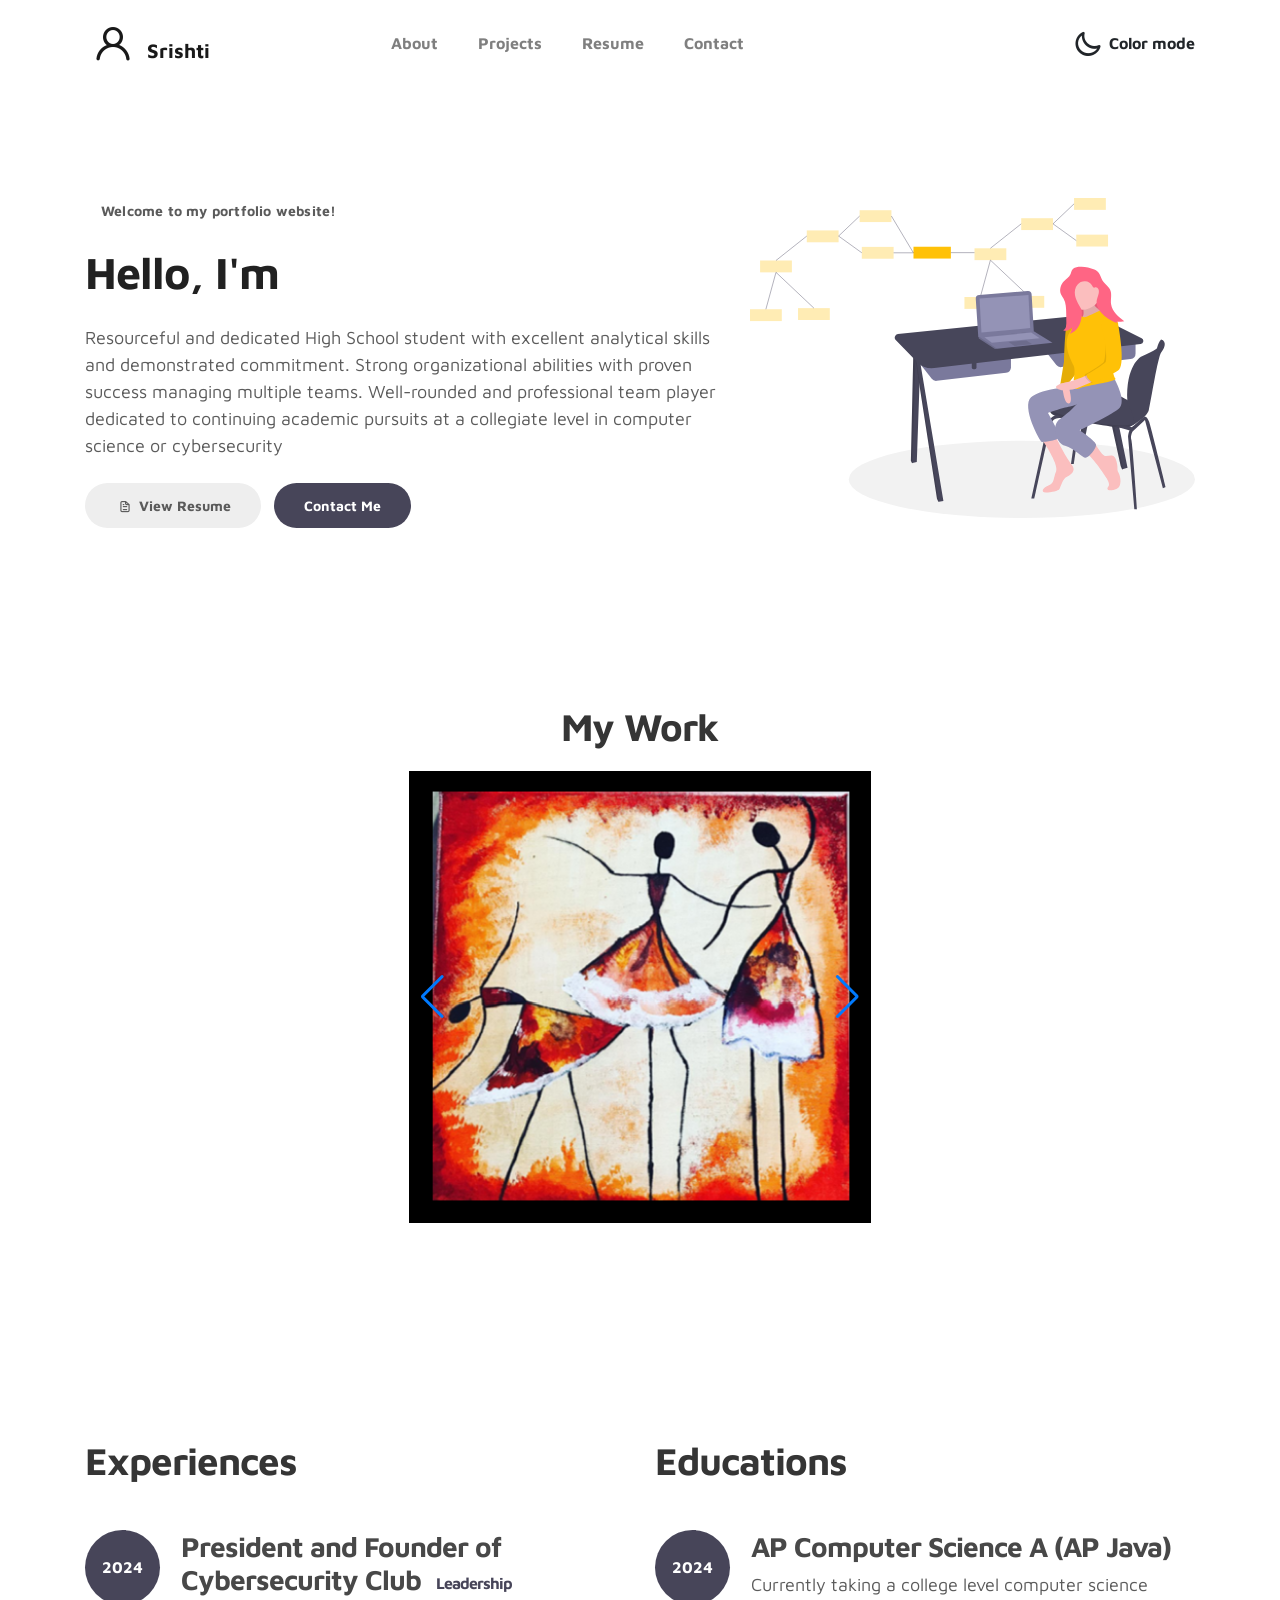
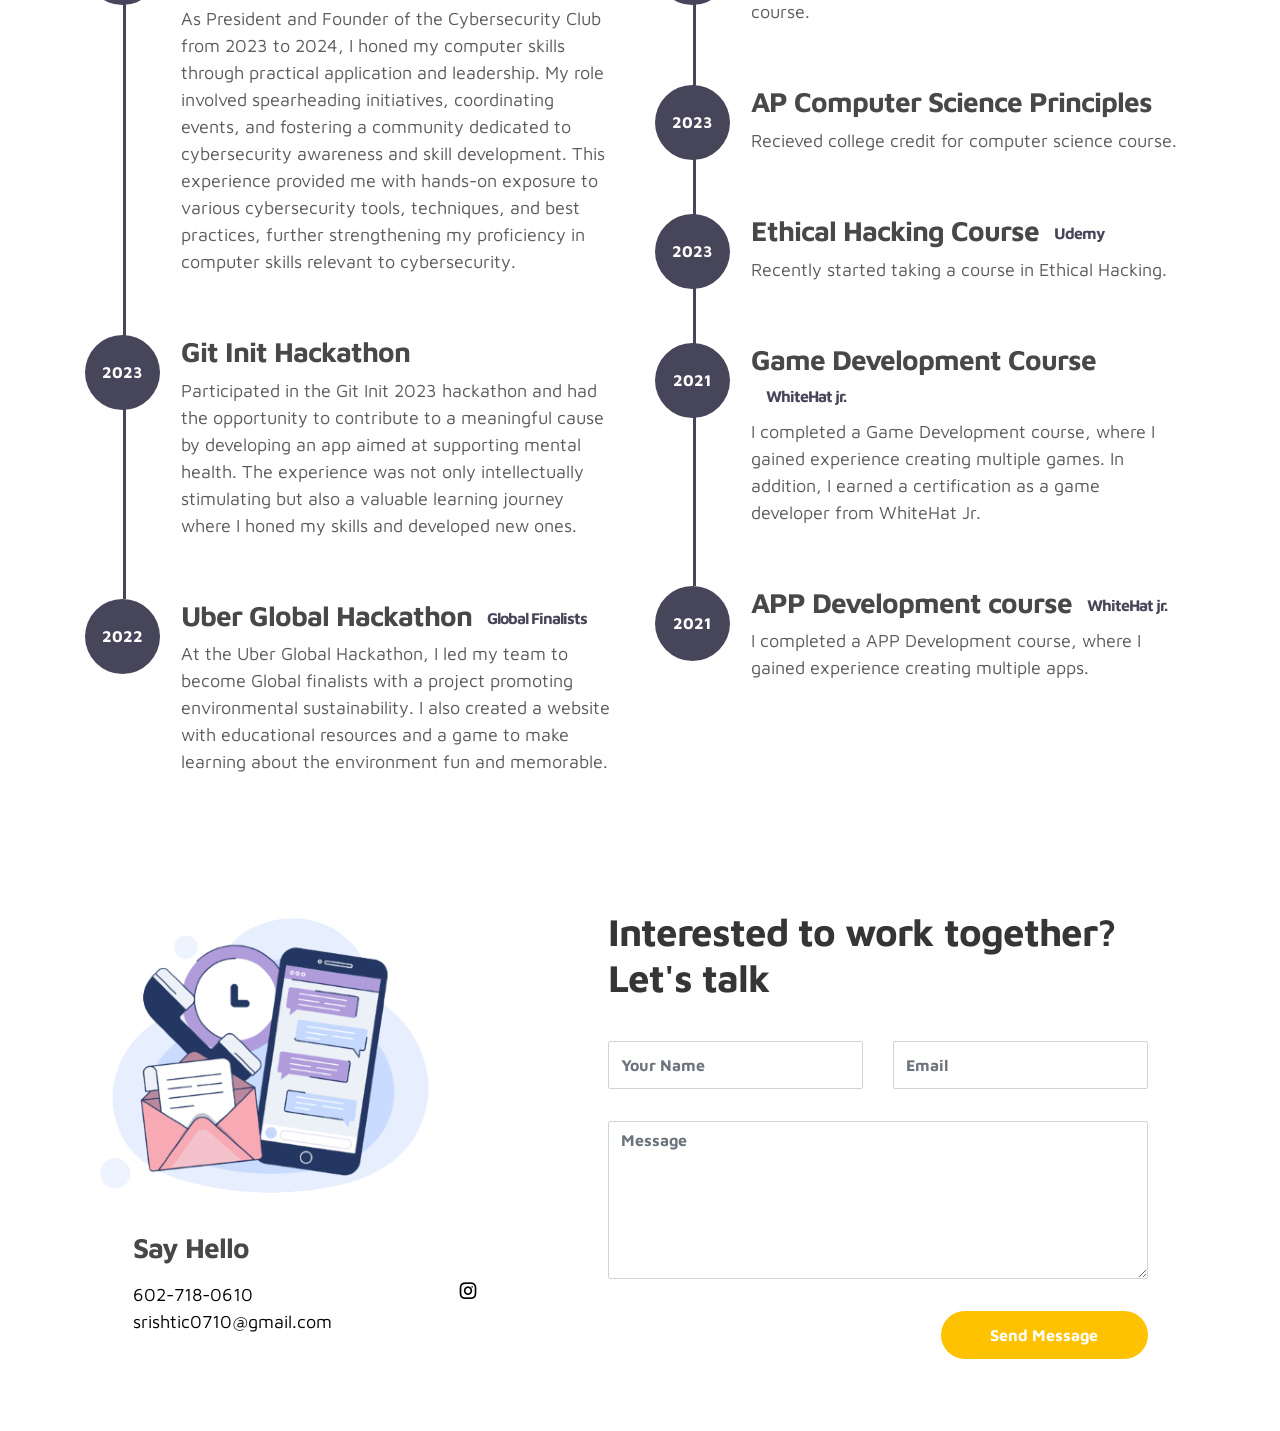
<file: index.html>
<!doctype html>
<html lang="en">
  <head>
    <meta charset="utf-8">
    <meta name="viewport" content="width=device-width, initial-scale=1, shrink-to-fit=no">
    <meta name="description" content="">
    <meta name="author" content="">

    <title>Srishti's Personal Website</title>

    <link rel="stylesheet" href="css/bootstrap.min.css">
    <link rel="stylesheet" href="css/unicons.css">
    <link rel="stylesheet" href="css/owl.carousel.min.css">
    <link rel="stylesheet" href="css/owl.theme.default.min.css">

    <!-- MAIN STYLE -->
    <link rel="stylesheet" href="css/tooplate-style.css">
    
    <link rel="stylesheet" href="https://cdn.jsdelivr.net/npm/swiper@8/swiper-bundle.min.css"/>
  </head>
  <body>

    <!--Swiper CSS-->
    <link rel="stylesheet" href="https://cdn.jsdelivr.net/npm/swiper@9/swiper-bundle.min.css"/>

    <!-- MENU -->
    <nav class="navbar navbar-expand-sm navbar-light">
        <div class="container">
            <a class="navbar-brand" href="index.html"><i class='uil uil-user'></i> Srishti</a>

            <button class="navbar-toggler" type="button" data-toggle="collapse" data-target="#navbarNav" aria-controls="navbarNav" aria-expanded="false"
                aria-label="Toggle navigation">
                <span class="navbar-toggler-icon"></span>
                <span class="navbar-toggler-icon"></span>
                <span class="navbar-toggler-icon"></span>
            </button>

            <div class="collapse navbar-collapse" id="navbarNav">
                <ul class="navbar-nav mx-auto">
                    <li class="nav-item">
                        <a href="#about" class="nav-link"><span data-hover="About">About</span></a>
                    </li>
                    <li class="nav-item">
                        <a href="#project" class="nav-link"><span data-hover="Projects">Projects</span></a>
                    </li>
                    <li class="nav-item">
                        <a href="#resume" class="nav-link"><span data-hover="Resume">Resume</span></a>
                    </li>
                    <li class="nav-item">
                        <a href="#contact" class="nav-link"><span data-hover="Contact">Contact</span></a>
                    </li>
                </ul>

                <ul class="navbar-nav ml-lg-auto">
                    <div class="ml-lg-4">
                      <div class="color-mode d-lg-flex justify-content-center align-items-center">
                        <i class="color-mode-icon"></i>
                        Color mode
                      </div>
                    </div>
                </ul>
            </div>
        </div>
    </nav>

    <!-- ABOUT -->
    <section class="about full-screen d-lg-flex justify-content-center align-items-center" id="about">
        <div class="container">
            <div class="row">
                
                <div class="col-lg-7 col-md-12 col-12 d-flex align-items-center">
                    <div class="about-text">
                        <small class="small-text">Welcome to <span class="mobile-block">my portfolio website!</span></small>
                        <h1 class="animated animated-text">
                            <span class="mr-2">Hello, I'm</span>
                                <div class="animated-info">
                                    <span class="animated-item">Srishti Chowdhary</span>
                                    <span class="animated-item">High School Student</span>
                                </div>
                        </h1>

                        <p>Resourceful and dedicated High School student with excellent analytical skills and demonstrated commitment. Strong organizational abilities with proven success managing multiple teams. Well-rounded and professional team player dedicated to continuing academic pursuits at a collegiate level in computer science or cybersecurity</p>
                        
                        <div class="custom-btn-group mt-4">
                          <a href="https://drive.google.com/file/d/1YSyDRGY-bjf7VbqotSv10wgH3Y8ocvrf/view?usp=sharing"target="_blank" rel="noopener noreferrer"class="btn mr-lg-2 custom-btn"><i class='uil uil-file-alt'></i> View Resume</a>
                          <a href="#contact" class="btn custom-btn custom-btn-bg custom-btn-link">Contact Me</a>
                        </div>
                    </div>
                </div>

                <div class="col-lg-5 col-md-12 col-12">
                    <div class="about-image svg">
                        <img src="images/undraw/undraw_software_engineer_lvl5.svg" class="img-fluid" alt="svg image">
                    </div>
                </div>

            </div>
        </div>
    </section>

    <!-- SWIPER -->
    <section class="project py-5" id="project">
        <div class="container wide">
                
          <div class="row">
            <div class="col-lg-11 text-center mx-auto col-12">

                <div class="col-lg-8 mx-auto">
                  <h2>My Work</h2>
                </div>
                  <div class = "swiper" id = "swiper-1">
                     <div class = "swiper-wrapper">
                      <div class="swiper-slide"><img src="images/project/picture01.png" alt=""></div>
                      <div class="swiper-slide"><img src="images/project/picture02.png" alt=""></div>
                      <div class="swiper-slide"><img src="images/project/picture03.png" alt=""></div>
                      <div class="swiper-slide"><img src="images/project/picture04.png" alt=""></div>
                      <div class="swiper-slide"><img src="images/project/picture05.png" alt=""></div> 
                      <div class="swiper-slide"><img src="images/project/picture06.png" alt=""></div> 
                      <div class="swiper-slide"><img src="images/project/picture07.png" alt=""></div> 
                      <div class="swiper-slide"><img src="images/project/picture08.png" alt=""></div>                                     
                      <div class="swiper-slide"><img src="images/project/picture09.png" alt=""></div> 
                      <div class="swiper-slide"><img src="images/project/picture10.png" alt=""></div> 
                     </div>
                     <div class="swiper-button-prev"></div>
                     <div class="swiper-button-next"></div>
                  </div>

                      </div>

                  </div>
                </div>
        </div>
    </section>

    <!-- FEATURES -->
    <section class="resume py-5 d-lg-flex justify-content-center align-items-center" id="resume">
        <div class="container">
            <div class="row">

                <div class="col-lg-6 col-12">
                  <h2 class="mb-4">Experiences</h2>

                        <div class="timeline">
                          <div class="timeline-wrapper">
                            <div class="timeline-yr">
                                <span>2024</span>
                            </div>
                            <div class="timeline-info">
                                <h3><span>President and Founder of Cybersecurity Club</span><small>Leadership</small></h3>
                                <p>As President and Founder of the Cybersecurity Club from 2023 to 2024, I honed
                                  my computer skills through practical application and leadership. My role
                                  involved spearheading initiatives, coordinating events, and fostering a
                                  community dedicated to cybersecurity awareness and skill development. This
                                  experience provided me with hands-on exposure to various cybersecurity tools,
                                  techniques, and best practices, further strengthening my proficiency in computer
                                  skills relevant to cybersecurity.</p>
                            </div>
                        </div>  
                        <div class="timeline-wrapper">
                             <div class="timeline-yr">
                                  <span>2023</span>
                             </div>
                             <div class="timeline-info">
                                  <h3><span>Git Init Hackathon</span><small></small></h3>
                                  <p>Participated in the Git Init 2023 hackathon and had the opportunity to
                                    contribute to a meaningful cause by developing an app aimed at
                                    supporting mental health. The experience was not only intellectually
                                    stimulating but also a valuable learning journey where I honed my skills
                                    and developed new ones.</p>
                             </div>
                        </div>

                        <div class="timeline-wrapper">
                            <div class="timeline-yr">
                                <span>2022</span>
                            </div>
                            <div class="timeline-info">
                                <h3><span>Uber Global Hackathon</span><small>Global Finalists</small></h3>
                                <p>At the Uber Global Hackathon, I led my team to become Global finalists with a project promoting environmental sustainability. I also created a website with educational resources and a game to make learning about the environment fun and memorable.</p>
                            </div>
                          </div>
                           
                    </div>
                </div>

                <div class="col-lg-6 col-12">
                  <h2 class="mb-4 mobile-mt-2">Educations</h2>

                    <div class="timeline">
                      <div class="timeline-wrapper">
                        <div class="timeline-yr">
                             <span>2024</span>
                        </div>
                        <div class="timeline-info">
                             <h3><span>AP Computer Science A (AP Java)</span></h3>
                             <p>Currently taking a college level computer science course.</p>
                        </div>
                   </div>

                        <div class="timeline-wrapper">
                             <div class="timeline-yr">
                                  <span>2023</span>
                             </div>
                             <div class="timeline-info">
                                  <h3><span>AP Computer Science Principles</span><small></small></h3>
                                  <p>Recieved college credit for computer science course.</p>
                             </div>
                        </div>

                        <div class="timeline-wrapper">
                          <div class="timeline-yr">
                               <span>2023</span>
                          </div>
                          <div class="timeline-info">
                               <h3><span>Ethical Hacking Course</span><small>Udemy</small></h3>
                               <p>Recently started taking a course in Ethical Hacking.</p>
                          </div>
                     </div>

                        <div class="timeline-wrapper">
                            <div class="timeline-yr">
                                <span>2021</span>
                            </div>
                            <div class="timeline-info">
                                <h3><span>Game Development Course</span><small>WhiteHat jr.</small></h3>
                                <p>I completed a Game Development course, where I gained experience creating multiple games. In addition, I earned a certification as a game developer from WhiteHat Jr.</p>
                            </div>
                        </div>
                        
                        <div class="timeline-wrapper">
                            <div class="timeline-yr">
                                <span>2021</span>
                            </div>
                            <div class="timeline-info">
                                <h3><span>APP Development course</span><small>WhiteHat jr.</small></h3>
                                <p>I completed a APP Development course, where I gained experience creating multiple apps.</p>
                            </div>
                        </div>

                    </div>
                </div>
                
            </div>
        </div>
    </section>

    <!-- CONTACT -->
    <section class="contact py-5" id="contact">
      <div class="container">
        <div class="row">
          
          <div class="col-lg-5 mr-lg-5 col-12">
            <div class="google-map w-100">
              <iframe src="images/project/contact_image.png" width="400" height="300" frameborder="0" style="border:0" allowfullscreen></iframe>
            </div>

            <div class="contact-info d-flex justify-content-between align-items-center py-4 px-lg-5">
                <div class="contact-info-item">
                  <h3 class="mb-3 text-black">Say Hello</h3>
                  <p class="footer-text mb-0">602-718-0610</p>
                  <p><a href="mailto:srishtic0710@gmail.com">srishtic0710@gmail.com</a></p>
                </div>

                <ul class="social-links">
                     <li><a href="https://www.instagram.com/sr1shti_c/?next=%2F" target="_blank" rel="noopener noreferrer" class="uil uil-instagram" data-toggle="tooltip" data-placement="left" title="Instagram"></a></li>
                </ul>
            </div>
          </div>

          <div class="col-lg-6 col-12">
            <div class="contact-form">
              <h2 class="mb-4">Interested to work together? Let's talk</h2>

              <form 
              action="https://formspree.io/f/mjvdgaol"
              method="POST"
              >
                <div class="row">
                  <div class="col-lg-6 col-12">
                    <input type="text" class="form-control" name="name" placeholder="Your Name" id="name">
                  </div>

                  <div class="col-lg-6 col-12">
                    <input type="email" class="form-control" name="email" placeholder="Email" id="email">
                  </div>

                  <div class="col-12">
                    <textarea name="message" rows="6" class="form-control" id="message" placeholder="Message"></textarea>
                  </div>

                  <div class="ml-lg-auto col-lg-5 col-12">
                    <input type="submit" class="form-control submit-btn" value="Send Message">
                    
                  </div>
                </div>
              </form>
            </div>
          </div>

        </div>
      </div>
    </section>


    <script src="js/jquery-3.3.1.min.js"></script>
    <script src="js/popper.min.js"></script>
    <script src="js/bootstrap.min.js"></script>
    <script src="js/Headroom.js"></script>
    <script src="js/jQuery.headroom.js"></script>
    <script src="js/owl.carousel.min.js"></script>
    <script src="js/smoothscroll.js"></script>
    <script src="js/custom.js"></script>
    <script src="https://cdn.jsdelivr.net/npm/swiper@8/swiper-bundle.min.js"></script>
    <script src = "js/app.js"></script>
  </body>
</html>
</file>
<file: css/unicons.css>
@font-face {
  font-family: 'unicons';
  src: url('../font/unicons.eot?42479262');
  src: url('../font/unicons.eot?42479262#iefix') format('embedded-opentype'),
       url('../font/unicons.woff2?42479262') format('woff2'),
       url('../font/unicons.woff?42479262') format('woff'),
       url('../font/unicons.ttf?42479262') format('truetype'),
       url('../font/unicons.svg?42479262#unicons') format('svg');
  font-weight: normal;
  font-style: normal;
}
/* Chrome hack: SVG is rendered more smooth in Windozze. 100% magic, uncomment if you need it. */
/* Note, that will break hinting! In other OS-es font will be not as sharp as it could be */
/*
@media screen and (-webkit-min-device-pixel-ratio:0) {
  @font-face {
    font-family: 'unicons';
    src: url('../font/unicons.svg?42479262#unicons') format('svg');
  }
}
*/
 
 [class^="uil-"]:before, [class*=" uil-"]:before {
  font-family: "unicons";
  font-style: normal;
  font-weight: normal;
  speak: none;
 
  display: inline-block;
  text-decoration: inherit;
  width: 1em;
  margin-right: .2em;
  text-align: center;
  /* opacity: .8; */
 
  /* For safety - reset parent styles, that can break glyph codes*/
  font-variant: normal;
  text-transform: none;
 
  /* fix buttons height, for twitter bootstrap */
  line-height: 1em;
 
  /* Animation center compensation - margins should be symmetric */
  /* remove if not needed */
  margin-left: .2em;
 
  /* you can be more comfortable with increased icons size */
  /* font-size: 120%; */
 
  /* Font smoothing. That was taken from TWBS */
  -webkit-font-smoothing: antialiased;
  -moz-osx-font-smoothing: grayscale;
 
  /* Uncomment for 3D effect */
  /* text-shadow: 1px 1px 1px rgba(127, 127, 127, 0.3); */
}
 
.uil-abacus:before { content: '\e800'; } /* '' */
.uil-accessible-icon-alt:before { content: '\e801'; } /* '' */
.uil-adjust-alt:before { content: '\e802'; } /* '' */
.uil-adjust-circle:before { content: '\e803'; } /* '' */
.uil-adjust-half:before { content: '\e804'; } /* '' */
.uil-adjust:before { content: '\e805'; } /* '' */
.uil-airplay:before { content: '\e806'; } /* '' */
.uil-align-alt:before { content: '\e807'; } /* '' */
.uil-align-center-alt:before { content: '\e808'; } /* '' */
.uil-align-center-h:before { content: '\e809'; } /* '' */
.uil-align-center-justify:before { content: '\e80a'; } /* '' */
.uil-align-center-v:before { content: '\e80b'; } /* '' */
.uil-align-center:before { content: '\e80c'; } /* '' */
.uil-align-justify:before { content: '\e80d'; } /* '' */
.uil-align-left-justify:before { content: '\e80e'; } /* '' */
.uil-align-left:before { content: '\e80f'; } /* '' */
.uil-align-letter-right:before { content: '\e810'; } /* '' */
.uil-align-right-justify:before { content: '\e811'; } /* '' */
.uil-align-right:before { content: '\e812'; } /* '' */
.uil-align:before { content: '\e813'; } /* '' */
.uil-ambulance:before { content: '\e814'; } /* '' */
.uil-analysis:before { content: '\e815'; } /* '' */
.uil-analytics:before { content: '\e816'; } /* '' */
.uil-anchor:before { content: '\e817'; } /* '' */
.uil-android-phone-slash:before { content: '\e818'; } /* '' */
.uil-angle-double-down:before { content: '\e819'; } /* '' */
.uil-angle-double-left:before { content: '\e81a'; } /* '' */
.uil-angle-double-right:before { content: '\e81b'; } /* '' */
.uil-angle-double-up:before { content: '\e81c'; } /* '' */
.uil-angle-down:before { content: '\e81d'; } /* '' */
.uil-angle-left:before { content: '\e81e'; } /* '' */
.uil-angle-right-b:before { content: '\e81f'; } /* '' */
.uil-angle-right:before { content: '\e820'; } /* '' */
.uil-angle-up:before { content: '\e821'; } /* '' */
.uil-annoyed-alt:before { content: '\e822'; } /* '' */
.uil-annoyed:before { content: '\e823'; } /* '' */
.uil-apps:before { content: '\e824'; } /* '' */
.uil-archive-alt:before { content: '\e825'; } /* '' */
.uil-archive:before { content: '\e826'; } /* '' */
.uil-arrow-break:before { content: '\e827'; } /* '' */
.uil-arrow-circle-down:before { content: '\e828'; } /* '' */
.uil-arrow-circle-left:before { content: '\e829'; } /* '' */
.uil-arrow-circle-right:before { content: '\e82a'; } /* '' */
.uil-arrow-circle-up:before { content: '\e82b'; } /* '' */
.uil-arrow-compress-h:before { content: '\e82c'; } /* '' */
.uil-arrow-down-left:before { content: '\e82d'; } /* '' */
.uil-arrow-down-right:before { content: '\e82e'; } /* '' */
.uil-arrow-down:before { content: '\e82f'; } /* '' */
.uil-arrow-from-right:before { content: '\e830'; } /* '' */
.uil-arrow-from-top:before { content: '\e831'; } /* '' */
.uil-arrow-growth:before { content: '\e832'; } /* '' */
.uil-arrow-left:before { content: '\e833'; } /* '' */
.uil-arrow-random:before { content: '\e834'; } /* '' */
.uil-arrow-resize-diagonal:before { content: '\e835'; } /* '' */
.uil-arrow-right:before { content: '\e836'; } /* '' */
.uil-arrow-to-bottom:before { content: '\e837'; } /* '' */
.uil-arrow-to-right:before { content: '\e838'; } /* '' */
.uil-arrow-up-left:before { content: '\e839'; } /* '' */
.uil-arrow-up-right:before { content: '\e83a'; } /* '' */
.uil-arrow-up:before { content: '\e83b'; } /* '' */
.uil-arrows-h-alt:before { content: '\e83c'; } /* '' */
.uil-arrows-h:before { content: '\e83d'; } /* '' */
.uil-arrows-left-down:before { content: '\e83e'; } /* '' */
.uil-arrows-maximize:before { content: '\e83f'; } /* '' */
.uil-arrows-merge:before { content: '\e840'; } /* '' */
.uil-arrows-resize-h:before { content: '\e841'; } /* '' */
.uil-arrows-resize-v:before { content: '\e842'; } /* '' */
.uil-arrows-resize:before { content: '\e843'; } /* '' */
.uil-arrows-right-down:before { content: '\e844'; } /* '' */
.uil-arrows-shrink-h:before { content: '\e845'; } /* '' */
.uil-arrows-shrink-v:before { content: '\e846'; } /* '' */
.uil-arrows-up-right:before { content: '\e847'; } /* '' */
.uil-arrows-v-alt:before { content: '\e848'; } /* '' */
.uil-arrows-v:before { content: '\e849'; } /* '' */
.uil-at:before { content: '\e84a'; } /* '' */
.uil-atm-card:before { content: '\e84b'; } /* '' */
.uil-atom:before { content: '\e84c'; } /* '' */
.uil-auto-flash:before { content: '\e84d'; } /* '' */
.uil-award-alt:before { content: '\e84e'; } /* '' */
.uil-award:before { content: '\e84f'; } /* '' */
.uil-baby-carriage:before { content: '\e850'; } /* '' */
.uil-backpack:before { content: '\e851'; } /* '' */
.uil-backspace:before { content: '\e852'; } /* '' */
.uil-backward:before { content: '\e853'; } /* '' */
.uil-bag-alt:before { content: '\e854'; } /* '' */
.uil-bag-slash:before { content: '\e855'; } /* '' */
.uil-bag:before { content: '\e856'; } /* '' */
.uil-ball:before { content: '\e857'; } /* '' */
.uil-ban:before { content: '\e858'; } /* '' */
.uil-bars:before { content: '\e859'; } /* '' */
.uil-basketball-hoop:before { content: '\e85a'; } /* '' */
.uil-basketball:before { content: '\e85b'; } /* '' */
.uil-battery-bolt:before { content: '\e85c'; } /* '' */
.uil-battery-empty:before { content: '\e85d'; } /* '' */
.uil-bed-double:before { content: '\e85e'; } /* '' */
.uil-bed:before { content: '\e85f'; } /* '' */
.uil-bell-school:before { content: '\e860'; } /* '' */
.uil-bell-slash:before { content: '\e861'; } /* '' */
.uil-bill:before { content: '\e862'; } /* '' */
.uil-bitcoin-circle:before { content: '\e863'; } /* '' */
.uil-bitcoin:before { content: '\e864'; } /* '' */
.uil-bluetooth-b:before { content: '\e865'; } /* '' */
.uil-bolt-alt:before { content: '\e866'; } /* '' */
.uil-bolt-slash:before { content: '\e867'; } /* '' */
.uil-bolt:before { content: '\e868'; } /* '' */
.uil-book-alt:before { content: '\e869'; } /* '' */
.uil-book-medical:before { content: '\e86a'; } /* '' */
.uil-book-open:before { content: '\e86b'; } /* '' */
.uil-book-reader:before { content: '\e86c'; } /* '' */
.uil-book:before { content: '\e86d'; } /* '' */
.uil-bookmark-full:before { content: '\e86e'; } /* '' */
.uil-bookmark:before { content: '\e86f'; } /* '' */
.uil-books:before { content: '\e870'; } /* '' */
.uil-boombox:before { content: '\e871'; } /* '' */
.uil-border-alt:before { content: '\e872'; } /* '' */
.uil-border-bottom:before { content: '\e873'; } /* '' */
.uil-border-clear:before { content: '\e874'; } /* '' */
.uil-border-horizontal:before { content: '\e875'; } /* '' */
.uil-border-inner:before { content: '\e876'; } /* '' */
.uil-border-left:before { content: '\e877'; } /* '' */
.uil-border-out:before { content: '\e878'; } /* '' */
.uil-border-right:before { content: '\e879'; } /* '' */
.uil-border-top:before { content: '\e87a'; } /* '' */
.uil-border-vertical:before { content: '\e87b'; } /* '' */
.uil-box:before { content: '\e87c'; } /* '' */
.uil-briefcase-alt:before { content: '\e87d'; } /* '' */
.uil-briefcase:before { content: '\e87e'; } /* '' */
.uil-bright:before { content: '\e87f'; } /* '' */
.uil-brightness-empty:before { content: '\e880'; } /* '' */
.uil-brightness-half:before { content: '\e881'; } /* '' */
.uil-brightness-low:before { content: '\e882'; } /* '' */
.uil-brightness-minus:before { content: '\e883'; } /* '' */
.uil-brightness-plus:before { content: '\e884'; } /* '' */
.uil-brightness:before { content: '\e885'; } /* '' */
.uil-bring-bottom:before { content: '\e886'; } /* '' */
.uil-bring-front:before { content: '\e887'; } /* '' */
.uil-brush-alt:before { content: '\e888'; } /* '' */
.uil-bug:before { content: '\e889'; } /* '' */
.uil-building:before { content: '\e88a'; } /* '' */
.uil-bullseye:before { content: '\e88b'; } /* '' */
.uil-bus-alt:before { content: '\e88c'; } /* '' */
.uil-bus-school:before { content: '\e88d'; } /* '' */
.uil-bus:before { content: '\e88e'; } /* '' */
.uil-calcualtor:before { content: '\e88f'; } /* '' */
.uil-calculator-alt:before { content: '\e890'; } /* '' */
.uil-calendar-alt:before { content: '\e891'; } /* '' */
.uil-calendar-slash:before { content: '\e892'; } /* '' */
.uil-calender:before { content: '\e893'; } /* '' */
.uil-calling:before { content: '\e894'; } /* '' */
.uil-camera-plus:before { content: '\e895'; } /* '' */
.uil-camera-slash:before { content: '\e896'; } /* '' */
.uil-camera:before { content: '\e897'; } /* '' */
.uil-cancel:before { content: '\e898'; } /* '' */
.uil-capsule:before { content: '\e899'; } /* '' */
.uil-capture:before { content: '\e89a'; } /* '' */
.uil-car-sideview:before { content: '\e89b'; } /* '' */
.uil-car-slash:before { content: '\e89c'; } /* '' */
.uil-car-wash:before { content: '\e89d'; } /* '' */
.uil-car:before { content: '\e89e'; } /* '' */
.uil-card-atm:before { content: '\e89f'; } /* '' */
.uil-caret-right:before { content: '\e8a0'; } /* '' */
.uil-cart:before { content: '\e8a1'; } /* '' */
.uil-cell:before { content: '\e8a2'; } /* '' */
.uil-celsius:before { content: '\e8a3'; } /* '' */
.uil-chart-bar-alt:before { content: '\e8a4'; } /* '' */
.uil-chart-bar:before { content: '\e8a5'; } /* '' */
.uil-chart-down:before { content: '\e8a6'; } /* '' */
.uil-chart-growth-alt:before { content: '\e8a7'; } /* '' */
.uil-chart-growth:before { content: '\e8a8'; } /* '' */
.uil-chart-line:before { content: '\e8a9'; } /* '' */
.uil-chart-pie-alt:before { content: '\e8aa'; } /* '' */
.uil-chart-pie:before { content: '\e8ab'; } /* '' */
.uil-chart:before { content: '\e8ac'; } /* '' */
.uil-chat-bubble-user:before { content: '\e8ad'; } /* '' */
.uil-chat-info:before { content: '\e8ae'; } /* '' */
.uil-chat:before { content: '\e8af'; } /* '' */
.uil-check-circle:before { content: '\e8b0'; } /* '' */
.uil-check-square:before { content: '\e8b1'; } /* '' */
.uil-check:before { content: '\e8b2'; } /* '' */
.uil-circle-layer:before { content: '\e8b3'; } /* '' */
.uil-circle:before { content: '\e8b4'; } /* '' */
.uil-circuit:before { content: '\e8b5'; } /* '' */
.uil-clapper-board:before { content: '\e8b6'; } /* '' */
.uil-clipboard-alt:before { content: '\e8b7'; } /* '' */
.uil-clipboard-blank:before { content: '\e8b8'; } /* '' */
.uil-clipboard-notes:before { content: '\e8b9'; } /* '' */
.uil-clipboard:before { content: '\e8ba'; } /* '' */
.uil-clock-eight:before { content: '\e8bb'; } /* '' */
.uil-clock-five:before { content: '\e8bc'; } /* '' */
.uil-clock-nine:before { content: '\e8bd'; } /* '' */
.uil-clock-seven:before { content: '\e8be'; } /* '' */
.uil-clock-ten:before { content: '\e8bf'; } /* '' */
.uil-clock-three:before { content: '\e8c0'; } /* '' */
.uil-clock-two:before { content: '\e8c1'; } /* '' */
.uil-clock:before { content: '\e8c2'; } /* '' */
.uil-closed-captioning:before { content: '\e8c3'; } /* '' */
.uil-cloud-block:before { content: '\e8c4'; } /* '' */
.uil-cloud-bookmark:before { content: '\e8c5'; } /* '' */
.uil-cloud-check:before { content: '\e8c6'; } /* '' */
.uil-cloud-computing:before { content: '\e8c7'; } /* '' */
.uil-cloud-data-connection:before { content: '\e8c8'; } /* '' */
.uil-cloud-database-tree:before { content: '\e8c9'; } /* '' */
.uil-cloud-download:before { content: '\e8ca'; } /* '' */
.uil-cloud-drizzle:before { content: '\e8cb'; } /* '' */
.uil-cloud-exclamation:before { content: '\e8cc'; } /* '' */
.uil-cloud-hail:before { content: '\e8cd'; } /* '' */
.uil-cloud-heart:before { content: '\e8ce'; } /* '' */
.uil-cloud-info:before { content: '\e8cf'; } /* '' */
.uil-cloud-lock:before { content: '\e8d0'; } /* '' */
.uil-cloud-meatball:before { content: '\e8d1'; } /* '' */
.uil-cloud-moon-hail:before { content: '\e8d2'; } /* '' */
.uil-cloud-moon-meatball:before { content: '\e8d3'; } /* '' */
.uil-cloud-moon-rain:before { content: '\e8d4'; } /* '' */
.uil-cloud-moon-showers:before { content: '\e8d5'; } /* '' */
.uil-cloud-moon:before { content: '\e8d6'; } /* '' */
.uil-cloud-question:before { content: '\e8d7'; } /* '' */
.uil-cloud-rain-sun:before { content: '\e8d8'; } /* '' */
.uil-cloud-rain:before { content: '\e8d9'; } /* '' */
.uil-cloud-redo:before { content: '\e8da'; } /* '' */
.uil-cloud-set:before { content: '\e8db'; } /* '' */
.uil-cloud-share:before { content: '\e8dc'; } /* '' */
.uil-cloud-shield:before { content: '\e8dd'; } /* '' */
.uil-cloud-showers-alt:before { content: '\e8de'; } /* '' */
.uil-cloud-showers-heavy:before { content: '\e8df'; } /* '' */
.uil-cloud-showers:before { content: '\e8e0'; } /* '' */
.uil-cloud-slash:before { content: '\e8e1'; } /* '' */
.uil-cloud-sun-hail:before { content: '\e8e2'; } /* '' */
.uil-cloud-sun-meatball:before { content: '\e8e3'; } /* '' */
.uil-cloud-sun-rain-alt:before { content: '\e8e4'; } /* '' */
.uil-cloud-sun-rain:before { content: '\e8e5'; } /* '' */
.uil-cloud-sun-tear:before { content: '\e8e6'; } /* '' */
.uil-cloud-sun:before { content: '\e8e7'; } /* '' */
.uil-cloud-times:before { content: '\e8e8'; } /* '' */
.uil-cloud-unlock:before { content: '\e8e9'; } /* '' */
.uil-cloud-upload:before { content: '\e8ea'; } /* '' */
.uil-cloud-wifi:before { content: '\e8eb'; } /* '' */
.uil-cloud-wind:before { content: '\e8ec'; } /* '' */
.uil-cloud:before { content: '\e8ed'; } /* '' */
.uil-clouds:before { content: '\e8ee'; } /* '' */
.uil-club:before { content: '\e8ef'; } /* '' */
.uil-code:before { content: '\e8f0'; } /* '' */
.uil-coffee:before { content: '\e8f1'; } /* '' */
.uil-cog:before { content: '\e8f2'; } /* '' */
.uil-coins:before { content: '\e8f3'; } /* '' */
.uil-columns:before { content: '\e8f4'; } /* '' */
.uil-comment-alt-block:before { content: '\e8f5'; } /* '' */
.uil-comment-alt-chart-lines:before { content: '\e8f6'; } /* '' */
.uil-comment-alt-check:before { content: '\e8f7'; } /* '' */
.uil-comment-alt-dots:before { content: '\e8f8'; } /* '' */
.uil-comment-alt-download:before { content: '\e8f9'; } /* '' */
.uil-comment-alt-edit:before { content: '\e8fa'; } /* '' */
.uil-comment-alt-exclamation:before { content: '\e8fb'; } /* '' */
.uil-comment-alt-heart:before { content: '\e8fc'; } /* '' */
.uil-comment-alt-image:before { content: '\e8fd'; } /* '' */
.uil-comment-alt-info:before { content: '\e8fe'; } /* '' */
.uil-comment-alt-lines:before { content: '\e8ff'; } /* '' */
.uil-comment-alt-lock:before { content: '\e900'; } /* '' */
.uil-comment-alt-medical:before { content: '\e901'; } /* '' */
.uil-comment-alt-message:before { content: '\e902'; } /* '' */
.uil-comment-alt-notes:before { content: '\e903'; } /* '' */
.uil-comment-alt-plus:before { content: '\e904'; } /* '' */
.uil-comment-alt-question:before { content: '\e905'; } /* '' */
.uil-comment-alt-redo:before { content: '\e906'; } /* '' */
.uil-comment-alt-search:before { content: '\e907'; } /* '' */
.uil-comment-alt-share:before { content: '\e908'; } /* '' */
.uil-comment-alt-shield:before { content: '\e909'; } /* '' */
.uil-comment-alt-upload:before { content: '\e90a'; } /* '' */
.uil-comment-alt-verify:before { content: '\e90b'; } /* '' */
.uil-comment-alt:before { content: '\e90c'; } /* '' */
.uil-comment-block:before { content: '\e90d'; } /* '' */
.uil-comment-chart-line:before { content: '\e90e'; } /* '' */
.uil-comment-check:before { content: '\e90f'; } /* '' */
.uil-comment-dots:before { content: '\e910'; } /* '' */
.uil-comment-download:before { content: '\e911'; } /* '' */
.uil-comment-edit:before { content: '\e912'; } /* '' */
.uil-comment-exclamation:before { content: '\e913'; } /* '' */
.uil-comment-heart:before { content: '\e914'; } /* '' */
.uil-comment-image:before { content: '\e915'; } /* '' */
.uil-comment-info-alt:before { content: '\e916'; } /* '' */
.uil-comment-info:before { content: '\e917'; } /* '' */
.uil-comment-lines:before { content: '\e918'; } /* '' */
.uil-comment-lock:before { content: '\e919'; } /* '' */
.uil-comment-medical:before { content: '\e91a'; } /* '' */
.uil-comment-message:before { content: '\e91b'; } /* '' */
.uil-comment-notes:before { content: '\e91c'; } /* '' */
.uil-comment-plus:before { content: '\e91d'; } /* '' */
.uil-comment-question:before { content: '\e91e'; } /* '' */
.uil-comment-redo:before { content: '\e91f'; } /* '' */
.uil-comment-search:before { content: '\e920'; } /* '' */
.uil-comment-share:before { content: '\e921'; } /* '' */
.uil-comment-shield:before { content: '\e922'; } /* '' */
.uil-comment-slash:before { content: '\e923'; } /* '' */
.uil-comment-upload:before { content: '\e924'; } /* '' */
.uil-comment-verify:before { content: '\e925'; } /* '' */
.uil-comment:before { content: '\e926'; } /* '' */
.uil-comments-alt:before { content: '\e927'; } /* '' */
.uil-comments:before { content: '\e928'; } /* '' */
.uil-commnet-alt-slash:before { content: '\e929'; } /* '' */
.uil-compact-disc:before { content: '\e92a'; } /* '' */
.uil-compass:before { content: '\e92b'; } /* '' */
.uil-compress-alt-left:before { content: '\e92c'; } /* '' */
.uil-compress-alt:before { content: '\e92d'; } /* '' */
.uil-compress-arrows:before { content: '\e92e'; } /* '' */
.uil-compress-lines:before { content: '\e92f'; } /* '' */
.uil-compress-point:before { content: '\e930'; } /* '' */
.uil-compress-v:before { content: '\e931'; } /* '' */
.uil-compress:before { content: '\e932'; } /* '' */
.uil-computer-mouse:before { content: '\e933'; } /* '' */
.uil-confused:before { content: '\e934'; } /* '' */
.uil-constructor:before { content: '\e935'; } /* '' */
.uil-copy-alt:before { content: '\e936'; } /* '' */
.uil-copy-landscape:before { content: '\e937'; } /* '' */
.uil-copy:before { content: '\e938'; } /* '' */
.uil-copyright:before { content: '\e939'; } /* '' */
.uil-corner-down-left:before { content: '\e93a'; } /* '' */
.uil-corner-down-right-alt:before { content: '\e93b'; } /* '' */
.uil-corner-down-right:before { content: '\e93c'; } /* '' */
.uil-corner-left-down:before { content: '\e93d'; } /* '' */
.uil-corner-right-down:before { content: '\e93e'; } /* '' */
.uil-corner-up-left-alt:before { content: '\e93f'; } /* '' */
.uil-corner-up-left:before { content: '\e940'; } /* '' */
.uil-corner-up-right-alt:before { content: '\e941'; } /* '' */
.uil-corner-up-right:before { content: '\e942'; } /* '' */
.uil-creative-commons-pd-alt:before { content: '\e943'; } /* '' */
.uil-creative-commons-pd:before { content: '\e944'; } /* '' */
.uil-crockery:before { content: '\e945'; } /* '' */
.uil-crop-alt-rotate-left:before { content: '\e946'; } /* '' */
.uil-crop-alt-rotate-right:before { content: '\e947'; } /* '' */
.uil-crop-alt:before { content: '\e948'; } /* '' */
.uil-crosshair-alt:before { content: '\e949'; } /* '' */
.uil-crosshair:before { content: '\e94a'; } /* '' */
.uil-crosshairs:before { content: '\e94b'; } /* '' */
.uil-cube:before { content: '\e94c'; } /* '' */
.uil-data-sharing:before { content: '\e94d'; } /* '' */
.uil-database-alt:before { content: '\e94e'; } /* '' */
.uil-database:before { content: '\e94f'; } /* '' */
.uil-desert:before { content: '\e950'; } /* '' */
.uil-desktop-alt-slash:before { content: '\e951'; } /* '' */
.uil-desktop-alt:before { content: '\e952'; } /* '' */
.uil-desktop-cloud-alt:before { content: '\e953'; } /* '' */
.uil-desktop-slash:before { content: '\e954'; } /* '' */
.uil-desktop:before { content: '\e955'; } /* '' */
.uil-dialpad-alt:before { content: '\e956'; } /* '' */
.uil-dialpad:before { content: '\e957'; } /* '' */
.uil-diamond:before { content: '\e958'; } /* '' */
.uil-diary-alt:before { content: '\e959'; } /* '' */
.uil-diary:before { content: '\e95a'; } /* '' */
.uil-dice-five:before { content: '\e95b'; } /* '' */
.uil-dice-four:before { content: '\e95c'; } /* '' */
.uil-dice-one:before { content: '\e95d'; } /* '' */
.uil-dice-six:before { content: '\e95e'; } /* '' */
.uil-dice-three:before { content: '\e95f'; } /* '' */
.uil-dice-two:before { content: '\e960'; } /* '' */
.uil-direction:before { content: '\e961'; } /* '' */
.uil-directions:before { content: '\e962'; } /* '' */
.uil-dizzy-meh:before { content: '\e963'; } /* '' */
.uil-dna:before { content: '\e964'; } /* '' */
.uil-document-layout-center:before { content: '\e965'; } /* '' */
.uil-document-layout-left:before { content: '\e966'; } /* '' */
.uil-document-layout-right:before { content: '\e967'; } /* '' */
.uil-document:before { content: '\e968'; } /* '' */
.uil-dollar-alt:before { content: '\e969'; } /* '' */
.uil-dollar-sign-alt:before { content: '\e96a'; } /* '' */
.uil-dollar-sign:before { content: '\e96b'; } /* '' */
.uil-down-arrow:before { content: '\e96c'; } /* '' */
.uil-download-alt:before { content: '\e96d'; } /* '' */
.uil-dribbble:before { content: '\e96e'; } /* '' */
.uil-drill:before { content: '\e96f'; } /* '' */
.uil-dropbox:before { content: '\e970'; } /* '' */
.uil-dumbbell:before { content: '\e971'; } /* '' */
.uil-edit-alt:before { content: '\e972'; } /* '' */
.uil-edit:before { content: '\e973'; } /* '' */
.uil-ellipsis-h:before { content: '\e974'; } /* '' */
.uil-ellipsis-v:before { content: '\e975'; } /* '' */
.uil-emoji:before { content: '\e976'; } /* '' */
.uil-enter:before { content: '\e977'; } /* '' */
.uil-entry:before { content: '\e978'; } /* '' */
.uil-envelope-add:before { content: '\e979'; } /* '' */
.uil-envelope-alt:before { content: '\e97a'; } /* '' */
.uil-envelope-block:before { content: '\e97b'; } /* '' */
.uil-envelope-bookmark:before { content: '\e97c'; } /* '' */
.uil-envelope-check:before { content: '\e97d'; } /* '' */
.uil-envelope-download-alt:before { content: '\e97e'; } /* '' */
.uil-envelope-download:before { content: '\e97f'; } /* '' */
.uil-envelope-edit:before { content: '\e980'; } /* '' */
.uil-envelope-exclamation:before { content: '\e981'; } /* '' */
.uil-envelope-heart:before { content: '\e982'; } /* '' */
.uil-envelope-info:before { content: '\e983'; } /* '' */
.uil-envelope-lock:before { content: '\e984'; } /* '' */
.uil-envelope-minus:before { content: '\e985'; } /* '' */
.uil-envelope-open:before { content: '\e986'; } /* '' */
.uil-envelope-question:before { content: '\e987'; } /* '' */
.uil-envelope-receive:before { content: '\e988'; } /* '' */
.uil-envelope-redo:before { content: '\e989'; } /* '' */
.uil-envelope-search:before { content: '\e98a'; } /* '' */
.uil-envelope-send:before { content: '\e98b'; } /* '' */
.uil-envelope-share:before { content: '\e98c'; } /* '' */
.uil-envelope-shield:before { content: '\e98d'; } /* '' */
.uil-envelope-star:before { content: '\e98e'; } /* '' */
.uil-envelope-times:before { content: '\e98f'; } /* '' */
.uil-envelope-upload-alt:before { content: '\e990'; } /* '' */
.uil-envelope-upload:before { content: '\e991'; } /* '' */
.uil-envelope:before { content: '\e992'; } /* '' */
.uil-envelopes:before { content: '\e993'; } /* '' */
.uil-equal-circle:before { content: '\e994'; } /* '' */
.uil-euro-circle:before { content: '\e995'; } /* '' */
.uil-euro:before { content: '\e996'; } /* '' */
.uil-exchange-alt:before { content: '\e997'; } /* '' */
.uil-exchange:before { content: '\e998'; } /* '' */
.uil-exclamation-circle:before { content: '\e999'; } /* '' */
.uil-exclamation-octagon:before { content: '\e99a'; } /* '' */
.uil-exclamation-triangle:before { content: '\e99b'; } /* '' */
.uil-exclude:before { content: '\e99c'; } /* '' */
.uil-exit:before { content: '\e99d'; } /* '' */
.uil-expand-alt:before { content: '\e99e'; } /* '' */
.uil-expand-arrows-alt:before { content: '\e99f'; } /* '' */
.uil-expand-arrows:before { content: '\e9a0'; } /* '' */
.uil-expand-from-corner:before { content: '\e9a1'; } /* '' */
.uil-expand-left:before { content: '\e9a2'; } /* '' */
.uil-export:before { content: '\e9a3'; } /* '' */
.uil-exposure-alt:before { content: '\e9a4'; } /* '' */
.uil-exposure-increase:before { content: '\e9a5'; } /* '' */
.uil-external-link-alt:before { content: '\e9a6'; } /* '' */
.uil-eye-slash:before { content: '\e9a7'; } /* '' */
.uil-eye:before { content: '\e9a8'; } /* '' */
.uil-facebook:before { content: '\e9a9'; } /* '' */
.uil-fahrenheit:before { content: '\e9aa'; } /* '' */
.uil-fast-mail-alt:before { content: '\e9ab'; } /* '' */
.uil-fast-mail:before { content: '\e9ac'; } /* '' */
.uil-favorite:before { content: '\e9ad'; } /* '' */
.uil-feedback:before { content: '\e9ae'; } /* '' */
.uil-file-alt:before { content: '\e9af'; } /* '' */
.uil-file-blank:before { content: '\e9b0'; } /* '' */
.uil-file-block-alt:before { content: '\e9b1'; } /* '' */
.uil-file-bookmark-alt:before { content: '\e9b2'; } /* '' */
.uil-file-check-alt:before { content: '\e9b3'; } /* '' */
.uil-file-check:before { content: '\e9b4'; } /* '' */
.uil-file-contract-dollar:before { content: '\e9b5'; } /* '' */
.uil-file-copy-alt:before { content: '\e9b6'; } /* '' */
.uil-file-download-alt:before { content: '\e9b7'; } /* '' */
.uil-file-download:before { content: '\e9b8'; } /* '' */
.uil-file-edit-alt:before { content: '\e9b9'; } /* '' */
.uil-file-exclamation-alt:before { content: '\e9ba'; } /* '' */
.uil-file-exclamation:before { content: '\e9bb'; } /* '' */
.uil-file-heart:before { content: '\e9bc'; } /* '' */
.uil-file-info-alt:before { content: '\e9bd'; } /* '' */
.uil-file-landscape-alt:before { content: '\e9be'; } /* '' */
.uil-file-landscape:before { content: '\e9bf'; } /* '' */
.uil-file-lanscape-slash:before { content: '\e9c0'; } /* '' */
.uil-file-lock-alt:before { content: '\e9c1'; } /* '' */
.uil-file-medical-alt:before { content: '\e9c2'; } /* '' */
.uil-file-medical:before { content: '\e9c3'; } /* '' */
.uil-file-minus-alt:before { content: '\e9c4'; } /* '' */
.uil-file-minus:before { content: '\e9c5'; } /* '' */
.uil-file-network:before { content: '\e9c6'; } /* '' */
.uil-file-plus-alt:before { content: '\e9c7'; } /* '' */
.uil-file-plus:before { content: '\e9c8'; } /* '' */
.uil-file-question-alt:before { content: '\e9c9'; } /* '' */
.uil-file-question:before { content: '\e9ca'; } /* '' */
.uil-file-redo-alt:before { content: '\e9cb'; } /* '' */
.uil-file-search-alt:before { content: '\e9cc'; } /* '' */
.uil-file-share-alt:before { content: '\e9cd'; } /* '' */
.uil-file-shield-alt:before { content: '\e9ce'; } /* '' */
.uil-file-slash:before { content: '\e9cf'; } /* '' */
.uil-file-times-alt:before { content: '\e9d0'; } /* '' */
.uil-file-times:before { content: '\e9d1'; } /* '' */
.uil-file-upload-alt:before { content: '\e9d2'; } /* '' */
.uil-file-upload:before { content: '\e9d3'; } /* '' */
.uil-file:before { content: '\e9d4'; } /* '' */
.uil-files-landscapes-alt:before { content: '\e9d5'; } /* '' */
.uil-files-landscapes:before { content: '\e9d6'; } /* '' */
.uil-film:before { content: '\e9d7'; } /* '' */
.uil-filter-slash:before { content: '\e9d8'; } /* '' */
.uil-filter:before { content: '\e9d9'; } /* '' */
.uil-flask-potion:before { content: '\e9da'; } /* '' */
.uil-flask:before { content: '\e9db'; } /* '' */
.uil-flip-h-alt:before { content: '\e9dc'; } /* '' */
.uil-flip-h:before { content: '\e9dd'; } /* '' */
.uil-flip-v-alt:before { content: '\e9de'; } /* '' */
.uil-flip-v:before { content: '\e9df'; } /* '' */
.uil-flower:before { content: '\e9e0'; } /* '' */
.uil-focus-add:before { content: '\e9e1'; } /* '' */
.uil-focus-target:before { content: '\e9e2'; } /* '' */
.uil-focus:before { content: '\e9e3'; } /* '' */
.uil-folder-check:before { content: '\e9e4'; } /* '' */
.uil-folder-download:before { content: '\e9e5'; } /* '' */
.uil-folder-exclamation:before { content: '\e9e6'; } /* '' */
.uil-folder-heart:before { content: '\e9e7'; } /* '' */
.uil-folder-info:before { content: '\e9e8'; } /* '' */
.uil-folder-lock:before { content: '\e9e9'; } /* '' */
.uil-folder-medical:before { content: '\e9ea'; } /* '' */
.uil-folder-minus:before { content: '\e9eb'; } /* '' */
.uil-folder-network:before { content: '\e9ec'; } /* '' */
.uil-folder-plus:before { content: '\e9ed'; } /* '' */
.uil-folder-question:before { content: '\e9ee'; } /* '' */
.uil-folder-slash:before { content: '\e9ef'; } /* '' */
.uil-folder-times:before { content: '\e9f0'; } /* '' */
.uil-folder-upload:before { content: '\e9f1'; } /* '' */
.uil-folder:before { content: '\e9f2'; } /* '' */
.uil-food:before { content: '\e9f3'; } /* '' */
.uil-football-american:before { content: '\e9f4'; } /* '' */
.uil-football-ball:before { content: '\e9f5'; } /* '' */
.uil-football:before { content: '\e9f6'; } /* '' */
.uil-forecastcloud-moon-tear:before { content: '\e9f7'; } /* '' */
.uil-forwaded-call:before { content: '\e9f8'; } /* '' */
.uil-forward:before { content: '\e9f9'; } /* '' */
.uil-frown:before { content: '\e9fa'; } /* '' */
.uil-game-structure:before { content: '\e9fb'; } /* '' */
.uil-game:before { content: '\e9fc'; } /* '' */
.uil-gift:before { content: '\e9fd'; } /* '' */
.uil-glass-martini-alt-slash:before { content: '\e9fe'; } /* '' */
.uil-glass-martini-alt:before { content: '\e9ff'; } /* '' */
.uil-glass-martini:before { content: '\ea00'; } /* '' */
.uil-glass-tea:before { content: '\ea01'; } /* '' */
.uil-glass:before { content: '\ea02'; } /* '' */
.uil-globe:before { content: '\ea03'; } /* '' */
.uil-gold:before { content: '\ea04'; } /* '' */
.uil-google-drive:before { content: '\ea05'; } /* '' */
.uil-graduation-hat:before { content: '\ea06'; } /* '' */
.uil-graph-bar:before { content: '\ea07'; } /* '' */
.uil-grid:before { content: '\ea08'; } /* '' */
.uil-grids:before { content: '\ea09'; } /* '' */
.uil-grin-tongue-wink-alt:before { content: '\ea0a'; } /* '' */
.uil-grin-tongue-wink:before { content: '\ea0b'; } /* '' */
.uil-grin:before { content: '\ea0c'; } /* '' */
.uil-grip-horizontal-line:before { content: '\ea0d'; } /* '' */
.uil-hdd:before { content: '\ea0e'; } /* '' */
.uil-headphones-alt:before { content: '\ea0f'; } /* '' */
.uil-headphones:before { content: '\ea10'; } /* '' */
.uil-heart-alt:before { content: '\ea11'; } /* '' */
.uil-heart-medical:before { content: '\ea12'; } /* '' */
.uil-heart-rate:before { content: '\ea13'; } /* '' */
.uil-heart-sign:before { content: '\ea14'; } /* '' */
.uil-heart:before { content: '\ea15'; } /* '' */
.uil-heartbeat:before { content: '\ea16'; } /* '' */
.uil-history-alt:before { content: '\ea17'; } /* '' */
.uil-history:before { content: '\ea18'; } /* '' */
.uil-home-alt:before { content: '\ea19'; } /* '' */
.uil-home:before { content: '\ea1a'; } /* '' */
.uil-horizontal-align-center:before { content: '\ea1b'; } /* '' */
.uil-horizontal-align-left:before { content: '\ea1c'; } /* '' */
.uil-horizontal-align-right:before { content: '\ea1d'; } /* '' */
.uil-horizontal-distribution-center:before { content: '\ea1e'; } /* '' */
.uil-horizontal-distribution-left:before { content: '\ea1f'; } /* '' */
.uil-horizontal-distribution-right:before { content: '\ea20'; } /* '' */
.uil-hunting:before { content: '\ea21'; } /* '' */
.uil-image-alt-slash:before { content: '\ea22'; } /* '' */
.uil-image-block:before { content: '\ea23'; } /* '' */
.uil-image-broken:before { content: '\ea24'; } /* '' */
.uil-image-check:before { content: '\ea25'; } /* '' */
.uil-image-download:before { content: '\ea26'; } /* '' */
.uil-image-edit:before { content: '\ea27'; } /* '' */
.uil-image-lock:before { content: '\ea28'; } /* '' */
.uil-image-minus:before { content: '\ea29'; } /* '' */
.uil-image-plus:before { content: '\ea2a'; } /* '' */
.uil-image-question:before { content: '\ea2b'; } /* '' */
.uil-image-redo:before { content: '\ea2c'; } /* '' */
.uil-image-resize-landscape:before { content: '\ea2d'; } /* '' */
.uil-image-resize-square:before { content: '\ea2e'; } /* '' */
.uil-image-search:before { content: '\ea2f'; } /* '' */
.uil-image-share:before { content: '\ea30'; } /* '' */
.uil-image-shield:before { content: '\ea31'; } /* '' */
.uil-image-slash:before { content: '\ea32'; } /* '' */
.uil-image-times:before { content: '\ea33'; } /* '' */
.uil-image-upload:before { content: '\ea34'; } /* '' */
.uil-image-v:before { content: '\ea35'; } /* '' */
.uil-image:before { content: '\ea36'; } /* '' */
.uil-images:before { content: '\ea37'; } /* '' */
.uil-incoming-call:before { content: '\ea38'; } /* '' */
.uil-info-circle:before { content: '\ea39'; } /* '' */
.uil-instagram:before { content: '\ea3a'; } /* '' */
.uil-invoice:before { content: '\ea3b'; } /* '' */
.uil-jackhammer:before { content: '\ea3c'; } /* '' */
.uil-kayak:before { content: '\ea3d'; } /* '' */
.uil-key-skeleton-alt:before { content: '\ea3e'; } /* '' */
.uil-key-skeleton:before { content: '\ea3f'; } /* '' */
.uil-keyboard-alt:before { content: '\ea40'; } /* '' */
.uil-keyboard-hide:before { content: '\ea41'; } /* '' */
.uil-keyboard-show:before { content: '\ea42'; } /* '' */
.uil-keyboard:before { content: '\ea43'; } /* '' */
.uil-keyhole-circle:before { content: '\ea44'; } /* '' */
.uil-keyhole-square-full:before { content: '\ea45'; } /* '' */
.uil-keyhole-square:before { content: '\ea46'; } /* '' */
.uil-kid:before { content: '\ea47'; } /* '' */
.uil-label-alt:before { content: '\ea48'; } /* '' */
.uil-label:before { content: '\ea49'; } /* '' */
.uil-lamp:before { content: '\ea4a'; } /* '' */
.uil-laptop-cloud:before { content: '\ea4b'; } /* '' */
.uil-laptop:before { content: '\ea4c'; } /* '' */
.uil-laughing:before { content: '\ea4d'; } /* '' */
.uil-layer-group-slash:before { content: '\ea4e'; } /* '' */
.uil-layer-group:before { content: '\ea4f'; } /* '' */
.uil-layers-alt:before { content: '\ea50'; } /* '' */
.uil-layers-slash:before { content: '\ea51'; } /* '' */
.uil-layers:before { content: '\ea52'; } /* '' */
.uil-left-arrow-from-left:before { content: '\ea53'; } /* '' */
.uil-left-arrow-to-left:before { content: '\ea54'; } /* '' */
.uil-left-indent-alt:before { content: '\ea55'; } /* '' */
.uil-left-indent:before { content: '\ea56'; } /* '' */
.uil-life-ring:before { content: '\ea57'; } /* '' */
.uil-lightbulb-alt:before { content: '\ea58'; } /* '' */
.uil-lightbulb:before { content: '\ea59'; } /* '' */
.uil-line-alt:before { content: '\ea5a'; } /* '' */
.uil-line-spacing:before { content: '\ea5b'; } /* '' */
.uil-link-alt:before { content: '\ea5c'; } /* '' */
.uil-link-broken:before { content: '\ea5d'; } /* '' */
.uil-link-h:before { content: '\ea5e'; } /* '' */
.uil-link:before { content: '\ea5f'; } /* '' */
.uil-list-ui-alt:before { content: '\ea60'; } /* '' */
.uil-list-ul:before { content: '\ea61'; } /* '' */
.uil-location-arrow-alt:before { content: '\ea62'; } /* '' */
.uil-location-arrow:before { content: '\ea63'; } /* '' */
.uil-location-pin-alt:before { content: '\ea64'; } /* '' */
.uil-location-point:before { content: '\ea65'; } /* '' */
.uil-location:before { content: '\ea66'; } /* '' */
.uil-lock-access:before { content: '\ea67'; } /* '' */
.uil-lock-alt:before { content: '\ea68'; } /* '' */
.uil-lock-open-alt:before { content: '\ea69'; } /* '' */
.uil-lock-slash:before { content: '\ea6a'; } /* '' */
.uil-lock:before { content: '\ea6b'; } /* '' */
.uil-mailbox-alt:before { content: '\ea6c'; } /* '' */
.uil-mailbox:before { content: '\ea6d'; } /* '' */
.uil-map-marker-alt:before { content: '\ea6e'; } /* '' */
.uil-map-marker-edit:before { content: '\ea6f'; } /* '' */
.uil-map-marker-info:before { content: '\ea70'; } /* '' */
.uil-map-marker-minus:before { content: '\ea71'; } /* '' */
.uil-map-marker-plus:before { content: '\ea72'; } /* '' */
.uil-map-marker-question:before { content: '\ea73'; } /* '' */
.uil-map-marker-shield:before { content: '\ea74'; } /* '' */
.uil-map-marker-slash:before { content: '\ea75'; } /* '' */
.uil-map-marker:before { content: '\ea76'; } /* '' */
.uil-map-pin-alt:before { content: '\ea77'; } /* '' */
.uil-map-pin:before { content: '\ea78'; } /* '' */
.uil-map:before { content: '\ea79'; } /* '' */
.uil-mars:before { content: '\ea7a'; } /* '' */
.uil-maximize-left:before { content: '\ea7b'; } /* '' */
.uil-medal:before { content: '\ea7c'; } /* '' */
.uil-medical-drip:before { content: '\ea7d'; } /* '' */
.uil-medical-square-full:before { content: '\ea7e'; } /* '' */
.uil-medical-square:before { content: '\ea7f'; } /* '' */
.uil-medical:before { content: '\ea80'; } /* '' */
.uil-medkit:before { content: '\ea81'; } /* '' */
.uil-meeting-board:before { content: '\ea82'; } /* '' */
.uil-meh-alt:before { content: '\ea83'; } /* '' */
.uil-meh-closed-eye:before { content: '\ea84'; } /* '' */
.uil-meh:before { content: '\ea85'; } /* '' */
.uil-message:before { content: '\ea86'; } /* '' */
.uil-microphone-slash:before { content: '\ea87'; } /* '' */
.uil-microphone:before { content: '\ea88'; } /* '' */
.uil-minus-circle:before { content: '\ea89'; } /* '' */
.uil-minus-path:before { content: '\ea8a'; } /* '' */
.uil-minus-square-full:before { content: '\ea8b'; } /* '' */
.uil-minus-square:before { content: '\ea8c'; } /* '' */
.uil-minus:before { content: '\ea8d'; } /* '' */
.uil-missed-call:before { content: '\ea8e'; } /* '' */
.uil-mobey-bill-slash:before { content: '\ea8f'; } /* '' */
.uil-mobile-android-alt:before { content: '\ea90'; } /* '' */
.uil-mobile-android:before { content: '\ea91'; } /* '' */
.uil-mobile-vibrate:before { content: '\ea92'; } /* '' */
.uil-modem:before { content: '\ea93'; } /* '' */
.uil-money-bill-stack:before { content: '\ea94'; } /* '' */
.uil-money-bill:before { content: '\ea95'; } /* '' */
.uil-money-insert:before { content: '\ea96'; } /* '' */
.uil-money-stack:before { content: '\ea97'; } /* '' */
.uil-money-withdraw:before { content: '\ea98'; } /* '' */
.uil-money-withdrawal:before { content: '\ea99'; } /* '' */
.uil-moneybag-alt:before { content: '\ea9a'; } /* '' */
.uil-moneybag:before { content: '\ea9b'; } /* '' */
.uil-monitor-heart-rate:before { content: '\ea9c'; } /* '' */
.uil-monitor:before { content: '\ea9d'; } /* '' */
.uil-moon-eclipse:before { content: '\ea9e'; } /* '' */
.uil-moon:before { content: '\ea9f'; } /* '' */
.uil-moonset:before { content: '\eaa0'; } /* '' */
.uil-mountains-sun:before { content: '\eaa1'; } /* '' */
.uil-mountains:before { content: '\eaa2'; } /* '' */
.uil-mouse-alt:before { content: '\eaa3'; } /* '' */
.uil-mouse:before { content: '\eaa4'; } /* '' */
.uil-multiply:before { content: '\eaa5'; } /* '' */
.uil-music-note:before { content: '\eaa6'; } /* '' */
.uil-music-tune-slash:before { content: '\eaa7'; } /* '' */
.uil-music:before { content: '\eaa8'; } /* '' */
.uil-n-a:before { content: '\eaa9'; } /* '' */
.uil-navigator:before { content: '\eaaa'; } /* '' */
.uil-nerd:before { content: '\eaab'; } /* '' */
.uil-newspaper:before { content: '\eaac'; } /* '' */
.uil-ninja:before { content: '\eaad'; } /* '' */
.uil-no-entry:before { content: '\eaae'; } /* '' */
.uil-notebooks:before { content: '\eaaf'; } /* '' */
.uil-notes:before { content: '\eab0'; } /* '' */
.uil-object-group:before { content: '\eab1'; } /* '' */
.uil-object-ungroup:before { content: '\eab2'; } /* '' */
.uil-octagon:before { content: '\eab3'; } /* '' */
.uil-outgoing-call:before { content: '\eab4'; } /* '' */
.uil-package:before { content: '\eab5'; } /* '' */
.uil-padlock:before { content: '\eab6'; } /* '' */
.uil-paint-tool:before { content: '\eab7'; } /* '' */
.uil-panorama-h-alt:before { content: '\eab8'; } /* '' */
.uil-panorama-h:before { content: '\eab9'; } /* '' */
.uil-panorama-v:before { content: '\eaba'; } /* '' */
.uil-paperclip:before { content: '\eabb'; } /* '' */
.uil-paragraph:before { content: '\eabc'; } /* '' */
.uil-parcel:before { content: '\eabd'; } /* '' */
.uil-parking-square:before { content: '\eabe'; } /* '' */
.uil-pathfinder-unite:before { content: '\eabf'; } /* '' */
.uil-pathfinder:before { content: '\eac0'; } /* '' */
.uil-pause-circle:before { content: '\eac1'; } /* '' */
.uil-pause:before { content: '\eac2'; } /* '' */
.uil-pen:before { content: '\eac3'; } /* '' */
.uil-pentagon:before { content: '\eac4'; } /* '' */
.uil-phone-alt:before { content: '\eac5'; } /* '' */
.uil-phone-pause:before { content: '\eac6'; } /* '' */
.uil-phone-slash:before { content: '\eac7'; } /* '' */
.uil-phone-times:before { content: '\eac8'; } /* '' */
.uil-phone-volume:before { content: '\eac9'; } /* '' */
.uil-phone:before { content: '\eaca'; } /* '' */
.uil-picture:before { content: '\eacb'; } /* '' */
.uil-plane-arrival:before { content: '\eacc'; } /* '' */
.uil-plane-departure:before { content: '\eacd'; } /* '' */
.uil-plane-fly:before { content: '\eace'; } /* '' */
.uil-plane:before { content: '\eacf'; } /* '' */
.uil-play-circle:before { content: '\ead0'; } /* '' */
.uil-play:before { content: '\ead1'; } /* '' */
.uil-plug:before { content: '\ead2'; } /* '' */
.uil-plus-circle:before { content: '\ead3'; } /* '' */
.uil-plus-square:before { content: '\ead4'; } /* '' */
.uil-plus:before { content: '\ead5'; } /* '' */
.uil-podium:before { content: '\ead6'; } /* '' */
.uil-polygon:before { content: '\ead7'; } /* '' */
.uil-post-stamp:before { content: '\ead8'; } /* '' */
.uil-postcard:before { content: '\ead9'; } /* '' */
.uil-pound-circle:before { content: '\eada'; } /* '' */
.uil-pound:before { content: '\eadb'; } /* '' */
.uil-power:before { content: '\eadc'; } /* '' */
.uil-prescription-bottle:before { content: '\eadd'; } /* '' */
.uil-presentation-check:before { content: '\eade'; } /* '' */
.uil-presentation-edit:before { content: '\eadf'; } /* '' */
.uil-presentation-line:before { content: '\eae0'; } /* '' */
.uil-presentation-lines-alt:before { content: '\eae1'; } /* '' */
.uil-presentation-minus:before { content: '\eae2'; } /* '' */
.uil-presentation-play:before { content: '\eae3'; } /* '' */
.uil-presentation-plus:before { content: '\eae4'; } /* '' */
.uil-presentation-times:before { content: '\eae5'; } /* '' */
.uil-presentation:before { content: '\eae6'; } /* '' */
.uil-previous:before { content: '\eae7'; } /* '' */
.uil-pricetag-alt:before { content: '\eae8'; } /* '' */
.uil-print-slash:before { content: '\eae9'; } /* '' */
.uil-print:before { content: '\eaea'; } /* '' */
.uil-processor:before { content: '\eaeb'; } /* '' */
.uil-pump:before { content: '\eaec'; } /* '' */
.uil-puzzle-piece:before { content: '\eaed'; } /* '' */
.uil-question-circle:before { content: '\eaee'; } /* '' */
.uil-rainbow:before { content: '\eaef'; } /* '' */
.uil-raindrops-alt:before { content: '\eaf0'; } /* '' */
.uil-raindrops:before { content: '\eaf1'; } /* '' */
.uil-receipt-alt:before { content: '\eaf2'; } /* '' */
.uil-receipt:before { content: '\eaf3'; } /* '' */
.uil-record-audio:before { content: '\eaf4'; } /* '' */
.uil-redo:before { content: '\eaf5'; } /* '' */
.uil-refresh:before { content: '\eaf6'; } /* '' */
.uil-registered:before { content: '\eaf7'; } /* '' */
.uil-repeat:before { content: '\eaf8'; } /* '' */
.uil-restaurant:before { content: '\eaf9'; } /* '' */
.uil-right-indent-alt:before { content: '\eafa'; } /* '' */
.uil-rope-way:before { content: '\eafb'; } /* '' */
.uil-rotate-360:before { content: '\eafc'; } /* '' */
.uil-rss-alt:before { content: '\eafd'; } /* '' */
.uil-rss-interface:before { content: '\eafe'; } /* '' */
.uil-rss:before { content: '\eaff'; } /* '' */
.uil-ruler-combined:before { content: '\eb00'; } /* '' */
.uil-ruler:before { content: '\eb01'; } /* '' */
.uil-sad-cry:before { content: '\eb02'; } /* '' */
.uil-sad-crying:before { content: '\eb03'; } /* '' */
.uil-sad-dizzy:before { content: '\eb04'; } /* '' */
.uil-sad-squint:before { content: '\eb05'; } /* '' */
.uil-sad:before { content: '\eb06'; } /* '' */
.uil-scaling-left:before { content: '\eb07'; } /* '' */
.uil-scaling-right:before { content: '\eb08'; } /* '' */
.uil-scenery:before { content: '\eb09'; } /* '' */
.uil-schedule:before { content: '\eb0a'; } /* '' */
.uil-science:before { content: '\eb0b'; } /* '' */
.uil-screw:before { content: '\eb0c'; } /* '' */
.uil-scroll-h:before { content: '\eb0d'; } /* '' */
.uil-scroll:before { content: '\eb0e'; } /* '' */
.uil-search-alt:before { content: '\eb0f'; } /* '' */
.uil-search-minus:before { content: '\eb10'; } /* '' */
.uil-search-plus:before { content: '\eb11'; } /* '' */
.uil-search:before { content: '\eb12'; } /* '' */
.uil-server-alt:before { content: '\eb13'; } /* '' */
.uil-server-connection:before { content: '\eb14'; } /* '' */
.uil-server-network-alt:before { content: '\eb15'; } /* '' */
.uil-server-network:before { content: '\eb16'; } /* '' */
.uil-server:before { content: '\eb17'; } /* '' */
.uil-servers:before { content: '\eb18'; } /* '' */
.uil-servicemark:before { content: '\eb19'; } /* '' */
.uil-share-alt:before { content: '\eb1a'; } /* '' */
.uil-shield-check:before { content: '\eb1b'; } /* '' */
.uil-shield-exclamation:before { content: '\eb1c'; } /* '' */
.uil-shield-question:before { content: '\eb1d'; } /* '' */
.uil-shield-slash:before { content: '\eb1e'; } /* '' */
.uil-shield:before { content: '\eb1f'; } /* '' */
.uil-ship:before { content: '\eb20'; } /* '' */
.uil-shop:before { content: '\eb21'; } /* '' */
.uil-shopping-basket:before { content: '\eb22'; } /* '' */
.uil-shopping-cart-alt:before { content: '\eb23'; } /* '' */
.uil-shopping-trolley:before { content: '\eb24'; } /* '' */
.uil-shovel:before { content: '\eb25'; } /* '' */
.uil-shrink:before { content: '\eb26'; } /* '' */
.uil-shuffle:before { content: '\eb27'; } /* '' */
.uil-shutter-alt:before { content: '\eb28'; } /* '' */
.uil-shutter:before { content: '\eb29'; } /* '' */
.uil-sick:before { content: '\eb2a'; } /* '' */
.uil-sign-alt:before { content: '\eb2b'; } /* '' */
.uil-sign-in-alt:before { content: '\eb2c'; } /* '' */
.uil-sign-left:before { content: '\eb2d'; } /* '' */
.uil-sign-out-alt:before { content: '\eb2e'; } /* '' */
.uil-sign-right:before { content: '\eb2f'; } /* '' */
.uil-signal-alt-3:before { content: '\eb30'; } /* '' */
.uil-signal-alt:before { content: '\eb31'; } /* '' */
.uil-signal:before { content: '\eb32'; } /* '' */
.uil-silence:before { content: '\eb33'; } /* '' */
.uil-silent-squint:before { content: '\eb34'; } /* '' */
.uil-sim-card:before { content: '\eb35'; } /* '' */
.uil-sitemap:before { content: '\eb36'; } /* '' */
.uil-skip-forward-alt:before { content: '\eb37'; } /* '' */
.uil-skip-forward-circle:before { content: '\eb38'; } /* '' */
.uil-skip-forward:before { content: '\eb39'; } /* '' */
.uil-sliders-v-alt:before { content: '\eb3a'; } /* '' */
.uil-sliders-v:before { content: '\eb3b'; } /* '' */
.uil-smile-beam:before { content: '\eb3c'; } /* '' */
.uil-smile-dizzy:before { content: '\eb3d'; } /* '' */
.uil-smile-squint-wink-alt:before { content: '\eb3e'; } /* '' */
.uil-smile-squint-wink:before { content: '\eb3f'; } /* '' */
.uil-smile-wink-alt:before { content: '\eb40'; } /* '' */
.uil-smile-wink:before { content: '\eb41'; } /* '' */
.uil-smile:before { content: '\eb42'; } /* '' */
.uil-snow-flake:before { content: '\eb43'; } /* '' */
.uil-snowflake-alt:before { content: '\eb44'; } /* '' */
.uil-snowflake:before { content: '\eb45'; } /* '' */
.uil-sort-amount-down:before { content: '\eb46'; } /* '' */
.uil-sort-amount-up:before { content: '\eb47'; } /* '' */
.uil-sort:before { content: '\eb48'; } /* '' */
.uil-sorting:before { content: '\eb49'; } /* '' */
.uil-space-key:before { content: '\eb4a'; } /* '' */
.uil-spade:before { content: '\eb4b'; } /* '' */
.uil-sperms:before { content: '\eb4c'; } /* '' */
.uil-spin:before { content: '\eb4d'; } /* '' */
.uil-sport:before { content: '\eb4e'; } /* '' */
.uil-square-full:before { content: '\eb4f'; } /* '' */
.uil-square-shape:before { content: '\eb50'; } /* '' */
.uil-square:before { content: '\eb51'; } /* '' */
.uil-squint:before { content: '\eb52'; } /* '' */
.uil-star-half-alt:before { content: '\eb53'; } /* '' */
.uil-star:before { content: '\eb54'; } /* '' */
.uil-step-backward-alt:before { content: '\eb55'; } /* '' */
.uil-step-backward-circle:before { content: '\eb56'; } /* '' */
.uil-step-backward:before { content: '\eb57'; } /* '' */
.uil-step-forward:before { content: '\eb58'; } /* '' */
.uil-stop-circle:before { content: '\eb59'; } /* '' */
.uil-stopwatch-slash:before { content: '\eb5a'; } /* '' */
.uil-stopwatch:before { content: '\eb5b'; } /* '' */
.uil-store-alt:before { content: '\eb5c'; } /* '' */
.uil-store:before { content: '\eb5d'; } /* '' */
.uil-streering:before { content: '\eb5e'; } /* '' */
.uil-stretcher:before { content: '\eb5f'; } /* '' */
.uil-subject:before { content: '\eb60'; } /* '' */
.uil-subway-alt:before { content: '\eb61'; } /* '' */
.uil-subway:before { content: '\eb62'; } /* '' */
.uil-suitcase-alt:before { content: '\eb63'; } /* '' */
.uil-suitcase:before { content: '\eb64'; } /* '' */
.uil-sun:before { content: '\eb65'; } /* '' */
.uil-sunset:before { content: '\eb66'; } /* '' */
.uil-surprise:before { content: '\eb67'; } /* '' */
.uil-swatchbook:before { content: '\eb68'; } /* '' */
.uil-swimmer:before { content: '\eb69'; } /* '' */
.uil-symbol:before { content: '\eb6a'; } /* '' */
.uil-sync-exclamation:before { content: '\eb6b'; } /* '' */
.uil-sync-slash:before { content: '\eb6c'; } /* '' */
.uil-sync:before { content: '\eb6d'; } /* '' */
.uil-syringe:before { content: '\eb6e'; } /* '' */
.uil-table:before { content: '\eb6f'; } /* '' */
.uil-tablet:before { content: '\eb70'; } /* '' */
.uil-tablets:before { content: '\eb71'; } /* '' */
.uil-tachometer-fast:before { content: '\eb72'; } /* '' */
.uil-tag-alt:before { content: '\eb73'; } /* '' */
.uil-tag:before { content: '\eb74'; } /* '' */
.uil-tape:before { content: '\eb75'; } /* '' */
.uil-taxi:before { content: '\eb76'; } /* '' */
.uil-tear:before { content: '\eb77'; } /* '' */
.uil-technology:before { content: '\eb78'; } /* '' */
.uil-telescope:before { content: '\eb79'; } /* '' */
.uil-temperature-empty:before { content: '\eb7a'; } /* '' */
.uil-temperature-half:before { content: '\eb7b'; } /* '' */
.uil-temperature-minus:before { content: '\eb7c'; } /* '' */
.uil-temperature-plus:before { content: '\eb7d'; } /* '' */
.uil-temperature-quarter:before { content: '\eb7e'; } /* '' */
.uil-temperature-three-quarter:before { content: '\eb7f'; } /* '' */
.uil-temperature:before { content: '\eb80'; } /* '' */
.uil-text:before { content: '\eb81'; } /* '' */
.uil-th-large:before { content: '\eb82'; } /* '' */
.uil-th-slash:before { content: '\eb83'; } /* '' */
.uil-th:before { content: '\eb84'; } /* '' */
.uil-thermometer:before { content: '\eb85'; } /* '' */
.uil-thumbs-down:before { content: '\eb86'; } /* '' */
.uil-thumbs-up:before { content: '\eb87'; } /* '' */
.uil-thunderstorm-moon:before { content: '\eb88'; } /* '' */
.uil-thunderstorm-sun:before { content: '\eb89'; } /* '' */
.uil-thunderstorm:before { content: '\eb8a'; } /* '' */
.uil-ticket:before { content: '\eb8b'; } /* '' */
.uil-times-circle:before { content: '\eb8c'; } /* '' */
.uil-times-square:before { content: '\eb8d'; } /* '' */
.uil-times:before { content: '\eb8e'; } /* '' */
.uil-toggle-off:before { content: '\eb8f'; } /* '' */
.uil-toggle-on:before { content: '\eb90'; } /* '' */
.uil-top-arrow-from-top:before { content: '\eb91'; } /* '' */
.uil-top-arrow-to-top:before { content: '\eb92'; } /* '' */
.uil-tornado:before { content: '\eb93'; } /* '' */
.uil-trademark-circle:before { content: '\eb94'; } /* '' */
.uil-trademark:before { content: '\eb95'; } /* '' */
.uil-traffic-barrier:before { content: '\eb96'; } /* '' */
.uil-trash-alt:before { content: '\eb97'; } /* '' */
.uil-trash:before { content: '\eb98'; } /* '' */
.uil-trees:before { content: '\eb99'; } /* '' */
.uil-triangle:before { content: '\eb9a'; } /* '' */
.uil-trophy:before { content: '\eb9b'; } /* '' */
.uil-trowel:before { content: '\eb9c'; } /* '' */
.uil-truck-case:before { content: '\eb9d'; } /* '' */
.uil-truck-loading:before { content: '\eb9e'; } /* '' */
.uil-truck:before { content: '\eb9f'; } /* '' */
.uil-tv-retro-slash:before { content: '\eba0'; } /* '' */
.uil-tv-retro:before { content: '\eba1'; } /* '' */
.uil-umbrella:before { content: '\eba2'; } /* '' */
.uil-unamused:before { content: '\eba3'; } /* '' */
.uil-unlock-alt:before { content: '\eba4'; } /* '' */
.uil-unlock:before { content: '\eba5'; } /* '' */
.uil-upload-alt:before { content: '\eba6'; } /* '' */
.uil-upload:before { content: '\eba7'; } /* '' */
.uil-usd-circle:before { content: '\eba8'; } /* '' */
.uil-usd-square:before { content: '\eba9'; } /* '' */
.uil-user-check:before { content: '\ebaa'; } /* '' */
.uil-user-circle:before { content: '\ebab'; } /* '' */
.uil-user-exclamation:before { content: '\ebac'; } /* '' */
.uil-user-hard-hat:before { content: '\ebad'; } /* '' */
.uil-user-minus:before { content: '\ebae'; } /* '' */
.uil-user-plus:before { content: '\ebaf'; } /* '' */
.uil-user-square:before { content: '\ebb0'; } /* '' */
.uil-user-times:before { content: '\ebb1'; } /* '' */
.uil-user:before { content: '\ebb2'; } /* '' */
.uil-users-alt:before { content: '\ebb3'; } /* '' */
.uil-utensils-alt:before { content: '\ebb4'; } /* '' */
.uil-utensils:before { content: '\ebb5'; } /* '' */
.uil-vector-square-alt:before { content: '\ebb6'; } /* '' */
.uil-vector-square:before { content: '\ebb7'; } /* '' */
.uil-venus:before { content: '\ebb8'; } /* '' */
.uil-vertical-align-bottom:before { content: '\ebb9'; } /* '' */
.uil-vertical-align-center:before { content: '\ebba'; } /* '' */
.uil-vertical-align-top:before { content: '\ebbb'; } /* '' */
.uil-vertical-distribute-bottom:before { content: '\ebbc'; } /* '' */
.uil-vertical-distribution-center:before { content: '\ebbd'; } /* '' */
.uil-vertical-distribution-top:before { content: '\ebbe'; } /* '' */
.uil-video-slash:before { content: '\ebbf'; } /* '' */
.uil-video:before { content: '\ebc0'; } /* '' */
.uil-voicemail-rectangle:before { content: '\ebc1'; } /* '' */
.uil-voicemail:before { content: '\ebc2'; } /* '' */
.uil-volleyball:before { content: '\ebc3'; } /* '' */
.uil-volume-down:before { content: '\ebc4'; } /* '' */
.uil-volume-mute:before { content: '\ebc5'; } /* '' */
.uil-volume-off:before { content: '\ebc6'; } /* '' */
.uil-volume-up:before { content: '\ebc7'; } /* '' */
.uil-volume:before { content: '\ebc8'; } /* '' */
.uil-wall:before { content: '\ebc9'; } /* '' */
.uil-wallet:before { content: '\ebca'; } /* '' */
.uil-watch-alt:before { content: '\ebcb'; } /* '' */
.uil-watch:before { content: '\ebcc'; } /* '' */
.uil-water-drop-slash:before { content: '\ebcd'; } /* '' */
.uil-water-glass:before { content: '\ebce'; } /* '' */
.uil-water:before { content: '\ebcf'; } /* '' */
.uil-web-grid-alt:before { content: '\ebd0'; } /* '' */
.uil-web-grid:before { content: '\ebd1'; } /* '' */
.uil-web-section-alt:before { content: '\ebd2'; } /* '' */
.uil-web-section:before { content: '\ebd3'; } /* '' */
.uil-webcam:before { content: '\ebd4'; } /* '' */
.uil-weight:before { content: '\ebd5'; } /* '' */
.uil-wheel-barrow:before { content: '\ebd6'; } /* '' */
.uil-wheelchair-alt:before { content: '\ebd7'; } /* '' */
.uil-wheelchair:before { content: '\ebd8'; } /* '' */
.uil-wifi-router:before { content: '\ebd9'; } /* '' */
.uil-wifi-slash:before { content: '\ebda'; } /* '' */
.uil-wifi:before { content: '\ebdb'; } /* '' */
.uil-wind:before { content: '\ebdc'; } /* '' */
.uil-window-grid:before { content: '\ebdd'; } /* '' */
.uil-window-maximize:before { content: '\ebde'; } /* '' */
.uil-window-restore:before { content: '\ebdf'; } /* '' */
.uil-window-section:before { content: '\ebe0'; } /* '' */
.uil-window:before { content: '\ebe1'; } /* '' */
.uil-windsock:before { content: '\ebe2'; } /* '' */
.uil-wrench:before { content: '\ebe3'; } /* '' */
.uil-yellow:before { content: '\ebe4'; } /* '' */
.uil-yen-circle:before { content: '\ebe5'; } /* '' */
.uil-yen:before { content: '\ebe6'; } /* '' */
.uil-youtube-alt:before { content: '\ebe7'; } /* '' */
.uil-youtube:before { content: '\ebe8'; } /* '' */
</file>
<file: css/tooplate-style.css>
@import url("https://fonts.googleapis.com/css?family=Maven+Pro:400,700");
body {
  font-family: "Maven Pro", sans-serif;
  padding-top: 70px;
}

.full-screen {
  padding: 8rem 0;
}

.small-text {
  color: #5b5b5b;
  font-size: 14px;
  font-weight: bold;
  padding: 8px 16px;
  border-radius: 50px;
  letter-spacing: 0.2px;
}

ul {
  margin: 0;
  padding: 0;
}
ul li {
  list-style: none;
}

a {
  font-weight: normal;
  text-decoration: none !important;
  transition: all 0.4s ease;
}
a:hover {
  color: #ffc200 !important;
}

.navbar-brand .uil {
  font-size: 40px;
}

p {
  font-size: 18px;
  font-weight: 300;
  line-height: 1.5;
  color: #5b5b5b;
}

h1, h2, h3, h4, h5, h6 {
  font-weight: bold;
  letter-spacing: -1px;
}

h1 {
  color: #212121;
  font-size: 2.8em;
  margin: 24px 0;
}

h2 {
  color: #353535;
  font-size: 2.4em;
  font-weight: bold;
}

h3 {
  color: #484848;
}

h3,
b, strong {
  font-weight: bold;
}

.custom-btn {
  background: #eee;
  color: #5b5b5b;
  font-weight: bold;
  border-radius: 50px;
  padding: 13px 29px;
  font-size: 14px;
  line-height: normal;
  overflow: hidden;
  transition: all 0.4s ease;
}
.custom-btn:hover {
  color: #ffc200;
}
.custom-btn.custom-btn-bg {
  background: #474559;
  color: #ffffff;
}
.custom-btn.custom-btn-bg:hover {
  background: #ffc200;
  color: #ffffff !important;
}

.animated {
  position: relative;
}

.animated-info {
  display: inline-block;
  vertical-align: top;
  margin-top: 5px;
  min-width: 260px;
  position: relative;
}

.animated-item {
  color: #f04c00;
}

.animated-item {
  font-size: 38px;
  line-height: inherit;
  white-space: nowrap;
  display: block;
  opacity: 0;
  position: absolute;
  top: 0;
  right: 0;
  left: 0;
  animation: BottomTotop 6s linear infinite 0s;
}
.animated-item:nth-child(2n+2) {
  animation-delay: 2s;
}
.animated-item:nth-child(3n+3) {
  animation-delay: 4s;
}

@keyframes BottomTotop {
  0% {
    opacity: 0;
  }
  5% {
    opacity: 0;
    transform: translateY(5px);
  }
  10% {
    opacity: 1;
    transform: translateY(0px);
  }
  25% {
    opacity: 1;
    transform: translateY(0px);
  }
  30% {
    opacity: 0;
    transform: translateY(5px);
  }
  80% {
    opacity: 0;
  }
  100% {
    opacity: 0;
  }
}
.navbar {
  position: fixed;
  top: 0;
  right: 0;
  left: 0;
  z-index: 999999;
  will-change: transform;
  transition: transform 200ms linear;
}
.navbar[class*="-unpinned"] {
  transform: translate(0, -150%);
}
.navbar[class*="-pinned"] {
  transform: translate(0, 0);
}
.navbar[class*="headroom--not-top"] {
  background: #ffffff;
  border-bottom: 1px solid #f0f0f0;
  padding-top: 0;
  padding-bottom: 0;
}

.navbar-brand {
  font-weight: bold;
}

.navbar-expand-sm .navbar-nav .nav-link {
  padding: 0 20px;
}

.nav-link {
  font-weight: bold;
  font-size: 16px;
  overflow: hidden;
}
.nav-link span {
  position: relative;
  display: inline-block;
  transition: transform 0.3s;
}
.nav-link span:before {
  position: absolute;
  top: 100%;
  content: attr(data-hover);
  transform: translate3d(0, 0, 0);
}

.navbar-light .navbar-nav .nav-link:focus,
.navbar-light .navbar-nav .nav-link:hover {
  color: #ffc200;
  font-weight: bold;
}
.navbar-light .navbar-nav .nav-link:focus span,
.navbar-light .navbar-nav .nav-link:hover span {
  transform: translateY(-100%);
}

.navbar-light .navbar-toggler-icon {
  background: none;
}

.navbar-toggler {
  border: 0;
  padding: 0;
  width: 32px;
  height: 32px;
  line-height: 32px;
  outline: none;
  cursor: pointer;
  margin-right: 10px;
}
.navbar-toggler:focus {
  outline: none;
}
.navbar-toggler[aria-expanded="true"] .navbar-toggler-icon:first-child {
  transform: rotate(45deg);
  top: 6px;
}
.navbar-toggler[aria-expanded="true"] .navbar-toggler-icon:nth-child(2) {
  display: none;
}
.navbar-toggler[aria-expanded="true"] .navbar-toggler-icon:last-child {
  transform: rotate(-45deg);
  bottom: 1px;
}
.navbar-toggler .navbar-toggler-icon {
  background: #212121;
  display: block;
  width: 100%;
  height: 2px;
  margin: 5px 0;
  transition: all 0.4s ease;
  position: relative;
}

.color-mode {
  font-weight: bold;
  cursor: pointer;
}

.color-mode-icon {
  position: relative;
  right: 6px;
}
.color-mode-icon:after {
  font-family: 'unicons';
  content: '\ea9f';
  font-size: 30px;
  font-weight: 300;
  font-style: normal;
}
.color-mode-icon.active:after {
  font-family: 'unicons';
  content: '\eb65';
  font-size: 30px;
  color: #ffffff;
}

.dark-mode {
  background: #0c0c0d;
}
.dark-mode .navbar-light .navbar-nav .nav-link {
  color: rgba(255, 255, 255, 0.8);
}
.dark-mode .navbar-light .navbar-nav .nav-link:hover {
  color: #ffc200;
}
.dark-mode .navbar[class*="headroom--not-top"] {
  background: #0c0c0d;
  border-bottom: 1px solid #1f1f1f;
}
.dark-mode .small-text {
  background: #0d0c15;
  color: #ffffff;
}
.dark-mode .feature-card .uil,
.dark-mode .navbar-light .navbar-brand,
.dark-mode h1, .dark-mode h2, .dark-mode h3, .dark-mode h4, .dark-mode h5, .dark-mode h6,
.dark-mode .color-mode {
  color: #ffffff;
}
.dark-mode .owl-carousel .owl-nav button.owl-next,
.dark-mode .owl-carousel .owl-nav button.owl-prev,
.dark-mode .owl-carousel button.owl-dot {
  color: #ffffff;
}
.item{
  width: 95%;
  height: 95%;
  display: flex;
  align-items: center;
  justify-content: center;

}

.timeline-wrapper {
  position: relative;
  padding: 22px 0;
}
.timeline-wrapper:last-child:before {
  height: 0;
}
.timeline-wrapper:before {
  content: "";
  background: #474559;
  width: 3px;
  height: 100%;
  position: absolute;
  left: 38px;
}

.timeline-yr {
  background: #474559;
  border-radius: 100%;
  position: absolute;
  width: 75px;
  height: 75px;
  line-height: 75px;
  text-align: center;
}
.timeline-yr span {
  color: #ffffff;
  font-size: 16px;
  font-weight: bold;
  display: block;
  line-height: 75px;
}

.timeline-info {
  display: inline-block;
  vertical-align: top;
  max-width: 432px;
  margin-left: 6em;
}
.timeline-info small {
  color: #474559;
  font-size: 16px;
  font-weight: bold;
  display: inline-block;
  vertical-align: middle;
  margin-left: 15px;
}

.owl-carousel .owl-nav span {
  display: none;
}
.owl-carousel .owl-nav .owl-prev:before,
.owl-carousel .owl-nav .owl-next:before {
  background: none;
  padding: 0;
  display: block;
  position: absolute;
  top: 50%;
  transform: translate(0, -50%);
  font-family: 'unicons';
  font-size: 100px;
  line-height: normal;
}
.owl-carousel .owl-nav .owl-prev:before {
  content: '\e833';
  left: -45px;
}
.owl-carousel .owl-nav .owl-next:before {
  content: '\e836';
  right: -45px;
}

.owl-theme .owl-nav [class*=owl-] {
  background: none;
  border-radius: 0;
  margin: 0;
  padding: 0;
  font-size: inherit;
}
.owl-theme .owl-nav [class*=owl-]:hover {
  color: #ffc200;
}
.owl-theme .owl-dots .owl-dot {
  outline: none;
}
.owl-theme .owl-dots .owl-dot span {
  width: 8px;
  height: 8px;
}
.owl-theme .owl-dots .owl-dot.active span, .owl-theme .owl-dots .owl-dot:hover span {
  background: #5b5b5b;
}

.google-map iframe {
  width: 100%;
}

.contact-form {
  position: relative;
}
.contact-form .form-control {
  background: transparent;
  border-radius: 2px;
  outline: none;
  box-shadow: none;
  font-weight: bold;
  margin: 16px 0;
}
.contact-form .form-control:not(textarea) {
  height: 48px;
}
.contact-form .form-control:hover, .contact-form .form-control:focus {
  border-color: #ffc200;
}
.contact-form .submit-btn {
  background: #ffc200;
  border-radius: 50px;
  color: #ffffff;
  font-weight: bold;
  border: 0;
  cursor: pointer;
  transition: all 0.4s ease;
}
.contact-form .submit-btn:hover {
  background: #474559;
}

.contact-info {
  background: transparent;
  border-radius: 0 0 3px 3px;
  position: relative;
  bottom: 8px;
}
.contact-info p, .contact-info a {
  color: #000000;
}

.social-links .uil {
  color: #070404;
  font-size: 20px;
  display: block;
  margin: 5px 0;
}
.social-links .uil:hover {
  color: #ffc200;
}

@media (min-width: 1270px) {
  .owl-theme .owl-dots {
    position: relative;
    bottom: 50px;
  }
}
@media (max-width: 991px) {
  .full-screen {
    padding-bottom: 4rem;
  }

  .color-mode {
    display: none;
  }

  .about-image {
    margin-top: 4em;
  }

  .mobile-mt-2,
  .contact-form {
    margin-top: 2em;
  }

  .contact-info {
    padding: 0 2rem;
  }
}
@media (max-width: 767px) {
  h1 {
    font-size: 2.4em;
  }

  h2 {
    font-size: 2em;
  }

  .animated-item {
    font-size: 28px;
  }

  .navbar-collapse {
    background: #ffffff;
    text-align: center;
    padding-bottom: 20px;
  }

  .navbar-expand-sm .navbar-nav .nav-link {
    padding: 3px 20px;
  }
}
@media (max-width: 580px) {
	.animated-info {
		min-width: 200px;
	}
  .animated-item {
    font-size: 30px;
  }

  .custom-btn-group {
    text-align: center;
  }

  .custom-btn {
    display: block;
    margin: 10px 0;
  }

  .owl-theme .owl-nav {
    display: none;
  }

  .timeline-info small {
    display: block;
    margin: 10px 0 0 0;
  }
}
@media (max-width: 320px) {
  .animated-text {
    margin-top: 0;
  }

  .about-text {
    text-align: center;
  }

  .full-screen {
    padding: 4rem 0;
  }

  .mobile-block {
    display: block;
  }

  .contact-info {
    flex-direction: column;
  }

  .social-links li {
    display: inline-block;
    vertical-align: top;
  }
}

.container.wide{
  display: block;
  /* height: 50rem; */
  object-fit: cover;
  /* max-width: 100%; */
  padding: 0 4rem; 
}

.swiper-button-prev{
  display:flex;
}

.swiper {
  width: 50%;
  height: 75%;
}

.swiper .swiper-slide{
  height:auto;

}

.swiper-slide img{
  height:100%;
  width: 100%;
  object-fit: contain;
}
</file>
